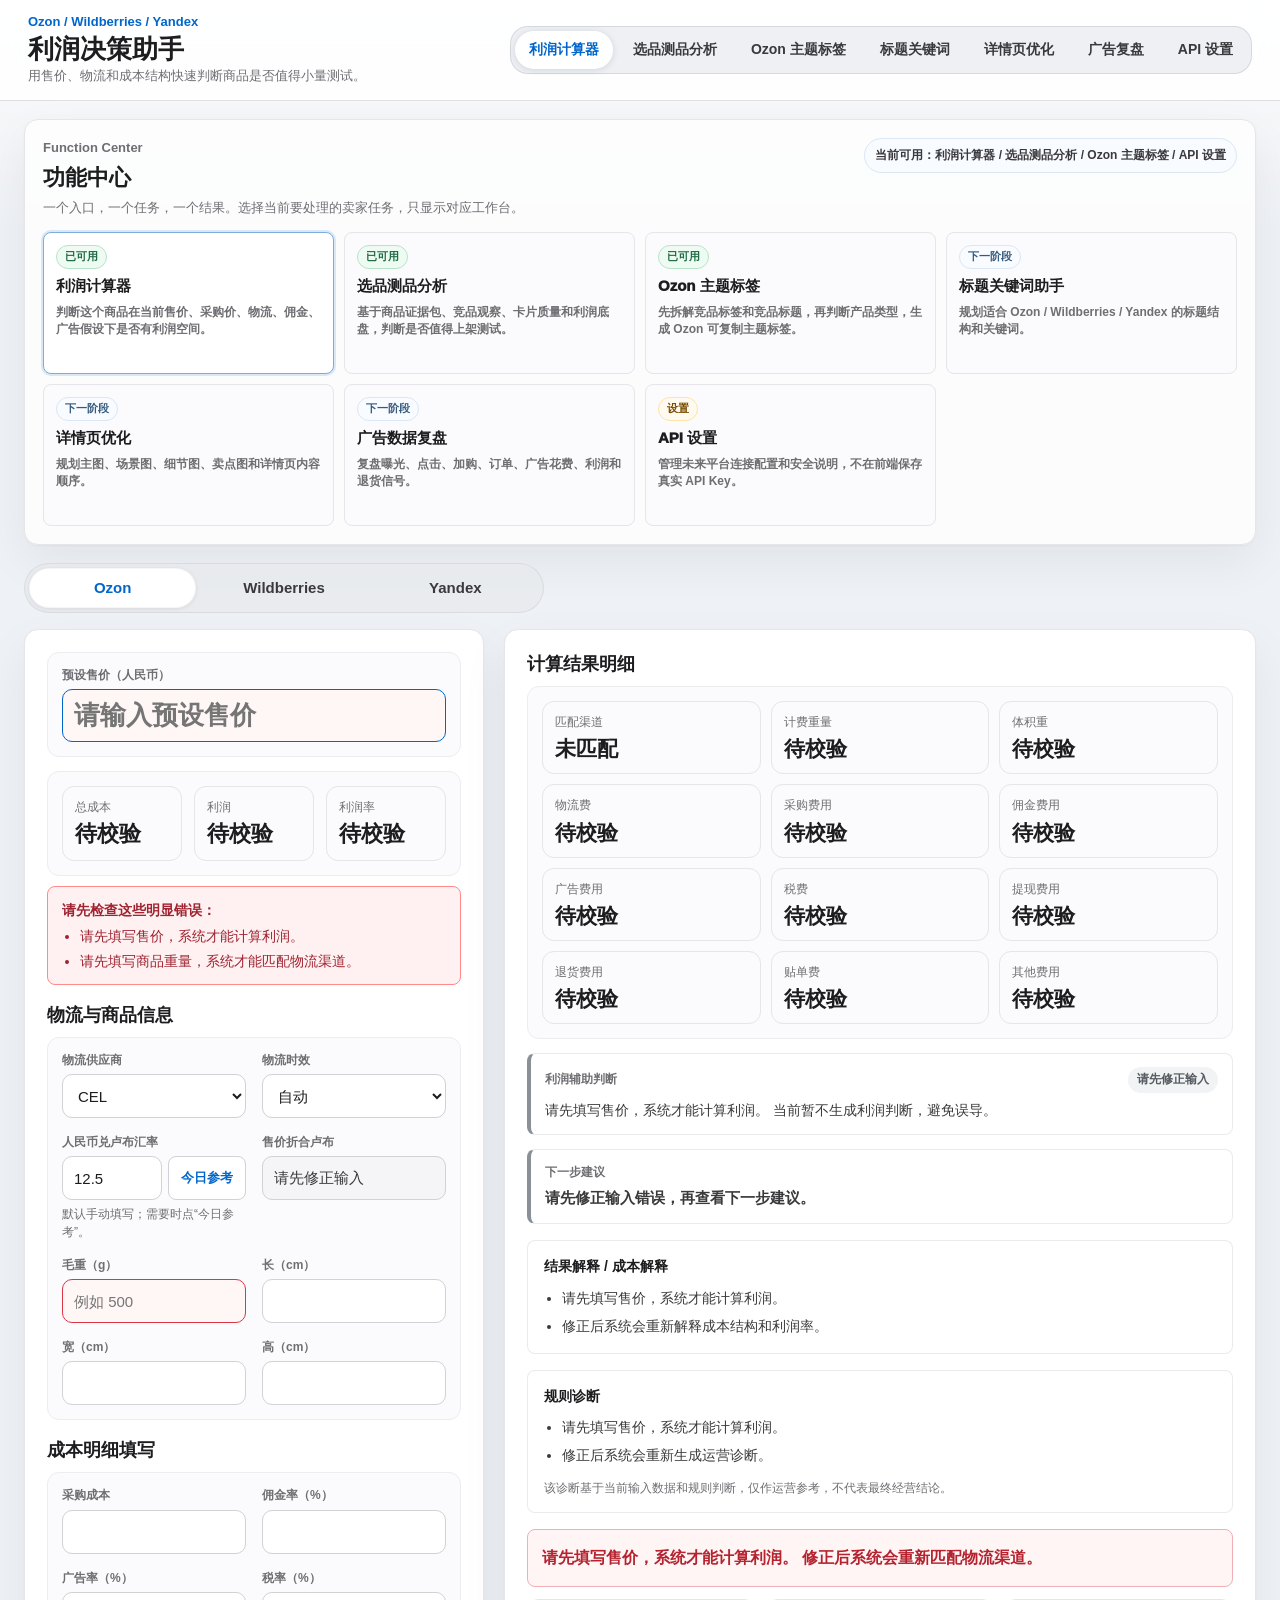
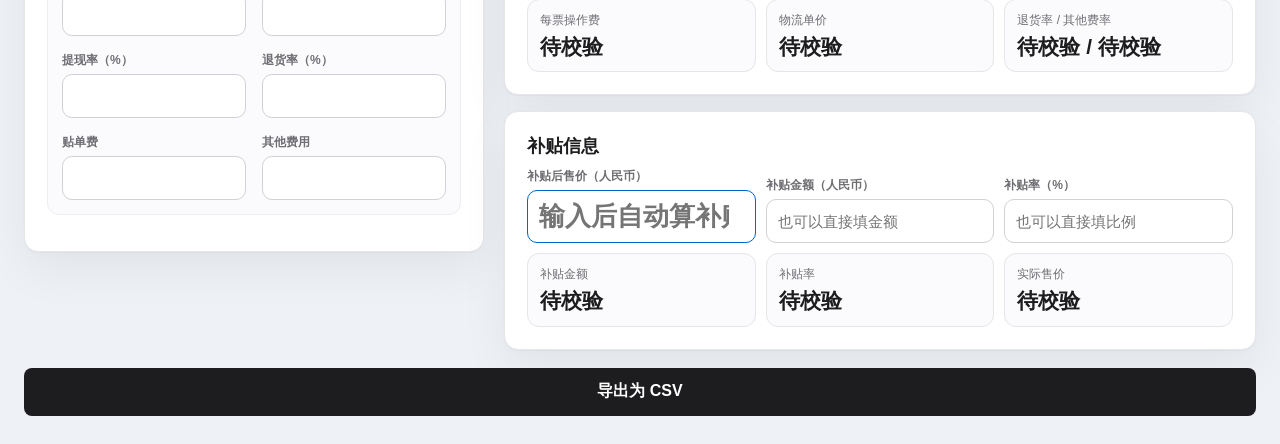
<file: index.html>
<!DOCTYPE html>
<html lang="zh-CN">
<head>
  <meta charset="UTF-8">
  <meta name="viewport" content="width=device-width, initial-scale=1.0">
  <title>多平台智能物流计算器</title>
  <link rel="stylesheet" href="css/style.css?v=20260527-ozon-temp-test">
</head>
<body class="theme-ozon">
  <div class="container app-shell">
    <header class="page-header app-topbar">
      <div class="brand-block">
        <p class="eyebrow">Ozon / Wildberries / Yandex</p>
        <h1>利润决策助手</h1>
        <p class="page-subtitle">用售价、物流和成本结构快速判断商品是否值得小量测试。</p>
      </div>
      <div class="topbar-actions">
        <div class="app-navigation" aria-label="主功能导航">
          <button class="app-nav-button is-active" type="button" data-view-target="profit">利润计算器</button>
          <button class="app-nav-button" type="button" data-view-target="ai">选品测品分析</button>
          <button class="app-nav-button" type="button" data-view-target="topic-tags">Ozon 主题标签</button>
          <button class="app-nav-button" type="button" data-view-target="title-keywords">标题关键词</button>
          <button class="app-nav-button" type="button" data-view-target="detail-page">详情页优化</button>
          <button class="app-nav-button" type="button" data-view-target="ad-review">广告复盘</button>
          <button class="app-nav-button" type="button" data-view-target="api">API 设置</button>
        </div>
      </div>
    </header>

    <main class="app-main">
    <section class="function-center" aria-label="功能中心">
      <div class="function-center-head">
        <div>
          <p class="eyebrow">Function Center</p>
          <h2>功能中心</h2>
          <p>一个入口，一个任务，一个结果。选择当前要处理的卖家任务，只显示对应工作台。</p>
        </div>
        <span class="function-center-note">当前可用：利润计算器 / 选品测品分析 / Ozon 主题标签 / API 设置</span>
      </div>
      <div class="module-grid">
        <button class="module-card is-active" type="button" data-view-target="profit">
          <span class="module-status status-ready">已可用</span>
          <strong>利润计算器</strong>
          <span>判断这个商品在当前售价、采购价、物流、佣金、广告假设下是否有利润空间。</span>
        </button>
        <button class="module-card" type="button" data-view-target="ai">
          <span class="module-status status-ready">已可用</span>
          <strong>选品测品分析</strong>
          <span>基于商品证据包、竞品观察、卡片质量和利润底盘，判断是否值得上架测试。</span>
        </button>
        <button class="module-card" type="button" data-view-target="topic-tags">
          <span class="module-status status-ready">已可用</span>
          <strong>Ozon 主题标签</strong>
          <span>先拆解竞品标签和竞品标题，再判断产品类型，生成 Ozon 可复制主题标签。</span>
        </button>
        <button class="module-card" type="button" data-view-target="title-keywords">
          <span class="module-status status-next">下一阶段</span>
          <strong>标题关键词助手</strong>
          <span>规划适合 Ozon / Wildberries / Yandex 的标题结构和关键词。</span>
        </button>
        <button class="module-card" type="button" data-view-target="detail-page">
          <span class="module-status status-next">下一阶段</span>
          <strong>详情页优化</strong>
          <span>规划主图、场景图、细节图、卖点图和详情页内容顺序。</span>
        </button>
        <button class="module-card" type="button" data-view-target="ad-review">
          <span class="module-status status-next">下一阶段</span>
          <strong>广告数据复盘</strong>
          <span>复盘曝光、点击、加购、订单、广告花费、利润和退货信号。</span>
        </button>
        <button class="module-card" type="button" data-view-target="api">
          <span class="module-status status-settings">设置</span>
          <strong>API 设置</strong>
          <span>管理未来平台连接配置和安全说明，不在前端保存真实 API Key。</span>
        </button>
      </div>
    </section>

    <section class="app-view is-active" id="profitCalculatorView" data-view="profit">
      <div class="tabs">
        <button class="tab active" data-platform="Ozon">Ozon</button>
        <button class="tab" data-platform="Wildberries">Wildberries</button>
        <button class="tab" data-platform="Yandex">Yandex</button>
      </div>

      <div class="top">
      <div class="summary">
        <div class="big">
          <label>预设售价（人民币）</label>
          <input id="salePrice" type="number" step="0.01" min="0.01" placeholder="请输入预设售价">
        </div>

        <div class="metrics">
          <div class="metric">
            <div class="name">总成本</div>
            <div class="num" id="totalCost">¥0.00</div>
          </div>
          <div class="metric">
            <div class="name">利润</div>
            <div class="num" id="profit">¥0.00</div>
          </div>
          <div class="metric">
            <div class="name">利润率</div>
            <div class="num" id="profitRate">0.00%</div>
          </div>
        </div>

        <div class="validation-notice is-ok" id="inputValidationNotice">输入检查通过，结果会随修改自动更新。</div>

        <div class="title">物流与商品信息</div>
        <div class="grid">
          <div>
            <label>物流供应商</label>
            <select id="supplier"></select>
          </div>
          <div>
            <label>物流时效</label>
            <select id="service"></select>
          </div>
          <div>
            <label>人民币兑卢布汇率</label>
            <div class="rate-helper-row">
              <input id="rubRate" type="number" value="12.5" step="0.01" min="0">
              <button class="rate-helper-button" id="fetchReferenceRateButton" type="button">今日参考</button>
            </div>
            <div class="rate-helper-status" id="referenceRateStatus">默认手动填写；需要时点“今日参考”。</div>
          </div>
          <div>
            <label>售价折合卢布</label>
            <input id="rubPrice" readonly>
          </div>
          <div>
            <label>毛重（g）</label>
            <input id="weight" type="number" step="1" min="1" placeholder="例如 500">
          </div>
          <div>
            <label>长（cm）</label>
            <input id="length" type="number" step="0.1" min="0">
          </div>
          <div>
            <label>宽（cm）</label>
            <input id="width" type="number" step="0.1" min="0">
          </div>
          <div>
            <label>高（cm）</label>
            <input id="height" type="number" step="0.1" min="0">
          </div>
        </div>

        <div class="title">成本明细填写</div>
        <div class="grid">
          <div>
            <label>采购成本</label>
            <input id="purchaseCost" type="number" step="0.01" min="0">
          </div>
          <div>
            <label>佣金率（%）</label>
            <input id="commissionRate" type="number" step="0.1" min="0">
          </div>
          <div>
            <label>广告率（%）</label>
            <input id="adRate" type="number" step="0.1" min="0">
          </div>
          <div>
            <label>税率（%）</label>
            <input id="taxRate" type="number" step="0.1" min="0">
          </div>
          <div>
            <label>提现率（%）</label>
            <input id="withdrawRate" type="number" step="0.1" min="0">
          </div>
          <div>
            <label>退货率（%）</label>
            <input id="returnRate" type="number" step="0.1" min="0">
          </div>
          <div>
            <label>贴单费</label>
            <input id="labelFee" type="number" step="0.01" min="0">
          </div>
          <div>
            <label>其他费用</label>
            <input id="otherCostInput" type="number" step="0.01" min="0">
          </div>
        </div>
      </div>

      <div>
        <div class="fee-panel">
          <div class="title">计算结果明细</div>
          <div class="fee-metrics">
            <div class="metric">
              <div class="name">匹配渠道</div>
              <div class="num" id="matchedChannel">未匹配</div>
            </div>
            <div class="metric">
              <div class="name">计费重量</div>
              <div class="num" id="chargeWeight">0g</div>
            </div>
            <div class="metric">
              <div class="name">体积重</div>
              <div class="num" id="volumeWeightDisplay">0.00kg</div>
            </div>
            <div class="metric">
              <div class="name">物流费</div>
              <div class="num" id="logisticsCost">¥0.00</div>
            </div>
            <div class="metric">
              <div class="name">采购费用</div>
              <div class="num" id="purchaseCostDisplay">¥0.00</div>
            </div>
            <div class="metric">
              <div class="name">佣金费用</div>
              <div class="num" id="commissionCost">¥0.00</div>
            </div>
            <div class="metric">
              <div class="name">广告费用</div>
              <div class="num" id="adCost">¥0.00</div>
            </div>
            <div class="metric">
              <div class="name">税费</div>
              <div class="num" id="taxCost">¥0.00</div>
            </div>
            <div class="metric">
              <div class="name">提现费用</div>
              <div class="num" id="withdrawCost">¥0.00</div>
            </div>
            <div class="metric">
              <div class="name">退货费用</div>
              <div class="num" id="returnCostDisplay">¥0.00</div>
            </div>
            <div class="metric">
              <div class="name">贴单费</div>
              <div class="num" id="labelFeeDisplay">¥0.00</div>
            </div>
            <div class="metric">
              <div class="name">其他费用</div>
              <div class="num" id="otherCostDisplay">¥0.00</div>
            </div>
          </div>

          <div class="decision-card decision-waiting" id="profitDecisionCard">
            <div class="decision-head">
              <span class="decision-label">利润辅助判断</span>
              <span class="decision-status" id="profitDecisionStatus">等待输入</span>
            </div>
            <div class="decision-text" id="profitDecisionText">填写售价和成本后，这里会根据利润和利润率给出参考提示。</div>
          </div>

          <div class="next-action-card next-action-waiting" id="nextActionCard">
            <div class="next-action-label">下一步建议</div>
            <div class="next-action-text" id="nextActionText">填写有效数据后，这里会提示优先检查或调整的方向。</div>
          </div>

          <div class="explanation-panel" id="resultExplanationPanel">
            <div class="explanation-title">结果解释 / 成本解释</div>
            <ul class="explanation-list" id="resultExplanationList">
              <li>填写有效售价、重量和成本后，这里会解释当前结果的主要原因。</li>
            </ul>
          </div>

          <div class="diagnosis-panel" id="businessDiagnosisPanel">
            <div class="diagnosis-title">规则诊断</div>
            <ul class="diagnosis-list" id="businessDiagnosisList">
              <li>填写售价、重量和成本后，这里会基于当前输入生成运营参考。</li>
            </ul>
            <div class="diagnosis-note">该诊断基于当前输入数据和规则判断，仅作运营参考，不代表最终经营结论。</div>
          </div>

          <div class="notice" id="matchNotice">等待输入商品信息后自动匹配渠道。</div>

          <div class="fee-metrics" style="margin-top:12px">
            <div class="metric">
              <div class="name">每票操作费</div>
              <div class="num" id="operationFeeDisplay">¥0.00/票</div>
            </div>
            <div class="metric">
              <div class="name">物流单价</div>
              <div class="num" id="unitRateDisplay">¥0.0000/g</div>
            </div>
            <div class="metric">
              <div class="name">退货率 / 其他费率</div>
              <div class="num">
                <span id="returnRateDisplay">0.00%</span> / <span id="otherRateDisplay">0.00%</span>
              </div>
            </div>
          </div>

          <div class="throw-tip" id="throwTip"></div>
        </div>

        <div class="subsidy-panel">
          <div class="title">补贴信息</div>
          <div class="subsidy-metrics">
            <div class="big">
              <label>补贴后售价（人民币）</label>
              <input id="subsidySalePrice" type="number" step="0.01" min="0" placeholder="输入后自动算补贴">
            </div>
            <div>
              <label>补贴金额（人民币）</label>
              <input id="subsidyAmountInput" type="number" step="0.01" min="0" placeholder="也可以直接填金额">
            </div>
            <div>
              <label>补贴率（%）</label>
              <input id="subsidyRateInput" type="number" step="0.01" min="0" placeholder="也可以直接填比例">
            </div>
            <div class="metric">
              <div class="name">补贴金额</div>
              <div class="num" id="subsidyAmountDisplay">¥0.00</div>
            </div>
            <div class="metric">
              <div class="name">补贴率</div>
              <div class="num" id="subsidyRateDisplay">0.00%</div>
            </div>
            <div class="metric">
              <div class="name">实际售价</div>
              <div class="num" id="actualSaleDisplay">¥0.00</div>
            </div>
          </div>
        </div>

        <div class="section future-panel">
          <div class="title">产品卡片测品决策工作台</div>
          <p class="panel-intro">面向 Ozon / Wildberries / Yandex 一件代发卖家：先整理商品基础、公开市场观察和产品卡片质量，再结合利润快照判断是否值得上架测试。</p>
          <div class="analysis-model-disclosure" id="analysisModelDisclosure">当前分析模型：本地规则分析模型 v0.1 + 当前利润计算快照。暂未接入大模型 API；不会自动同步真实平台曝光、点击、转化、广告、订单或财务数据。</div>

          <div class="analysis-connection-grid">
            <div>
              <span>Data source</span>
              <strong id="aiDataSourceStatus">Product card workspace</strong>
            </div>
            <div>
              <span>Product link</span>
              <strong id="aiProductLinkStatus">Empty</strong>
            </div>
            <div>
              <span>Store API</span>
              <strong id="aiStoreApiStatus">Not connected</strong>
            </div>
            <div>
              <span>Analysis mode</span>
              <strong id="aiAnalysisModeStatus">Local rules</strong>
            </div>
          </div>

          <div class="url-first-steps product-card-steps" aria-label="测品分析流程">
            <span>1. 商品基础信息</span>
            <span>2. 公开市场与竞品观察</span>
            <span>3. 产品卡片质量判断</span>
            <span>4. 利润与风险判断</span>
            <span>5. 测品决策报告</span>
          </div>

          <section class="decision-workspace-section evidence-pack-section">
            <div class="workspace-section-head">
              <div>
                <h3>商品证据包 / 竞品观察 / 我的疑问</h3>
                <p>可以粘贴商品标题、竞品价格、评论痛点、材质描述、使用场景、你的担心点。系统会先结构化这些证据，再生成测品判断。</p>
              </div>
              <span>主输入</span>
            </div>
            <textarea id="productEvidencePack" rows="7" placeholder="例如：商品标题、竞品价格区间、评论痛点、材质、使用场景、你担心的退货原因、价格或类目疑问。"></textarea>
            <p class="field-helper">本地规则只整理你提供的公开证据；缺失信息会标记为未提供，不会猜测隐藏平台数据。</p>
          </section>

          <section class="decision-workspace-section">
            <div class="workspace-section-head">
              <div>
                <h3>商品基础信息</h3>
                <p>链接只是辅助；即使提取失败，也可以用你看到的商品信息继续判断。</p>
              </div>
              <span>必填核心：标题 / 成本 / 售价 / 类目</span>
            </div>
            <div class="decision-input-grid">
              <div>
                <label>商品标题 / 产品名称</label>
                <input id="manualProductTitle" autocomplete="off" placeholder="例如 便携旅行收纳包 / 夏季速干短裤">
              </div>
              <div>
                <label>目标销售平台</label>
                <select id="productSelectionPlatform">
                  <option value="Ozon">Ozon</option>
                  <option value="Wildberries">Wildberries</option>
                  <option value="Yandex">Yandex</option>
                </select>
              </div>
              <div>
                <label>来源平台</label>
                <select id="sourcePlatformInput">
                  <option value="">未确认</option>
                  <option value="1688">1688</option>
                  <option value="Taobao">Taobao</option>
                  <option value="Tmall">Tmall</option>
                  <option value="Pinduoduo">Pinduoduo</option>
                  <option value="JD">JD</option>
                  <option value="AliExpress">AliExpress</option>
                  <option value="Amazon">Amazon</option>
                  <option value="Ozon">Ozon</option>
                  <option value="Wildberries">Wildberries</option>
                  <option value="Yandex Market">Yandex Market</option>
                  <option value="Other">其他</option>
                </select>
              </div>
              <div>
                <label>产品类目</label>
                <input id="manualProductCategory" autocomplete="off" placeholder="例如 家居收纳 / 服饰 / 车品">
              </div>
              <div>
                <label>来源成本（人民币）<span class="core-field-tag">核心字段</span></label>
                <input id="manualSourceCost" type="number" step="0.01" min="0" placeholder="真实拿货成本或候选成本">
                <p class="field-helper">来源成本和目标售价会直接影响是否值得上架测试。</p>
              </div>
              <div>
                <label>目标售价<span class="core-field-tag">核心字段</span></label>
                <input id="targetSellingPriceInput" type="number" step="0.01" min="0" placeholder="可留空，默认读取利润计算器售价">
                <p class="field-helper">来源成本和目标售价会直接影响是否值得上架测试。</p>
              </div>
              <div>
                <label>预计重量（g）</label>
                <input id="estimatedWeightInput" type="number" step="1" min="0" placeholder="可留空，默认读取利润计算器毛重">
              </div>
              <div>
                <label>材质</label>
                <input id="productMaterialInput" autocomplete="off" placeholder="例如 棉 / 涤纶 / 塑料 / 不确定">
              </div>
              <div>
                <label>使用场景</label>
                <input id="productUsageSceneInput" autocomplete="off" placeholder="例如 厨房 / 户外 / 夏季 / 办公">
              </div>
              <div class="decision-input-wide">
                <label>核心卖点 / 简短描述</label>
                <textarea id="productSellingPointInput" rows="3" placeholder="一句话说明这个产品为什么值得点击、购买或测试。"></textarea>
              </div>
            </div>
          </section>

          <details class="manual-fallback-panel link-helper-panel">
            <summary>可选：商品链接提取助手</summary>
            <p class="manual-assumption-copy">链接提取只用于辅助预填公开标题、图片、类目、可见价格或材质线索。提取失败不影响测品报告。</p>
            <div class="auto-selection-entry">
            <div>
              <label>来源商品链接（可选）</label>
              <input id="sourceProductUrl" type="url" placeholder="粘贴 1688、淘宝、Amazon、品牌站或其他任意商品链接">
            </div>
              <button class="auto-analysis-button secondary-analysis-button" id="autoAnalysisButton" type="button">尝试提取链接信息</button>
            </div>

            <div class="analysis-status" id="autoAnalysisStatus">链接提取未开始；不影响下方测品判断。</div>
            <div class="source-extraction-details" id="sourceExtractionDetails">可选链接提取结果会显示在这里。</div>
          </details>

          <div class="product-image-preview is-empty" id="productImagePreview">
            <img id="productImagePreviewImg" alt="商品图片预览">
          </div>

          <section class="decision-workspace-section">
            <div class="workspace-section-head">
              <div>
                <h3>公开市场与竞品观察</h3>
                <p>来自前台页面、截图文字或人工观察即可，不需要后台数据。</p>
              </div>
            </div>
            <div class="decision-input-grid">
              <div>
                <label>竞品最低价（卢布）</label>
                <input id="competitorMinPrice" type="number" step="0.01" min="0" placeholder="可选">
              </div>
              <div>
                <label>竞品最高价（卢布）</label>
                <input id="competitorMaxPrice" type="number" step="0.01" min="0" placeholder="可选">
              </div>
              <div>
                <label>竞品均价（卢布）</label>
                <input id="competitorAvgPrice" type="number" step="0.01" min="0" placeholder="例如 1300">
              </div>
              <div>
                <label>可见评论数</label>
                <input id="topCompetitorReviews" type="number" step="1" min="0" placeholder="例如 800">
              </div>
              <div>
                <label>竞品卡片水平</label>
                <select id="competitorCardQuality">
                  <option value="">未观察</option>
                  <option value="strong">头部竞品很专业</option>
                  <option value="average">整体一般</option>
                  <option value="weak">竞品卡片偏弱</option>
                </select>
              </div>
              <div>
                <label>市场拥挤度</label>
                <select id="marketCrowding">
                  <option value="">未判断</option>
                  <option value="crowded">相似款很多</option>
                  <option value="balanced">有竞争但可切入</option>
                  <option value="gap">有明显空档</option>
                </select>
              </div>
              <div class="decision-input-wide">
                <label>竞品链接 / 商品名 / 卡片观察</label>
                <textarea id="manualMarketObservationNotes" rows="3" placeholder="例如：头部竞品主图、标题、价格带、卖点、规格、差评痛点。"></textarea>
              </div>
              <div class="decision-input-wide">
                <label>可见好评信号</label>
                <textarea id="positiveReviewSignals" rows="2" placeholder="例如 买家认可材质、大小合适、安装简单、包装好。"></textarea>
              </div>
              <div class="decision-input-wide">
                <label>可见差评 / 退货痛点</label>
                <textarea id="negativeReviewSignals" rows="2" placeholder="例如 尺码不准、材质廉价、色差、易坏、气味、物流损坏。"></textarea>
              </div>
            </div>
          </section>

          <section class="decision-workspace-section">
            <div class="workspace-section-head">
              <div>
                <h3>产品卡片质量判断</h3>
                <p>先判断这个商品卡片是否有机会转化，再谈是否值得上架测试。</p>
              </div>
            </div>
            <div class="decision-input-grid">
              <div>
                <label>标题清晰度</label>
                <select id="titleClarity">
                  <option value="">未判断</option>
                  <option value="strong">清晰，关键词明确</option>
                  <option value="average">基本清楚</option>
                  <option value="weak">不清楚 / 难搜索</option>
                </select>
              </div>
              <div>
                <label>主图吸引力</label>
                <select id="mainImageQuality">
                  <option value="">未判断</option>
                  <option value="strong">主图强，有点击欲望</option>
                  <option value="average">一般，可优化</option>
                  <option value="weak">主图弱</option>
                </select>
              </div>
              <div>
                <label>卖点清晰度</label>
                <select id="sellingPointClarity">
                  <option value="">未判断</option>
                  <option value="strong">卖点明确</option>
                  <option value="average">有卖点但不突出</option>
                  <option value="weak">卖点不清晰</option>
                </select>
              </div>
              <div>
                <label>类目匹配</label>
                <select id="categoryFit">
                  <option value="">未判断</option>
                  <option value="strong">类目匹配</option>
                  <option value="average">大致匹配</option>
                  <option value="weak">类目可能不匹配</option>
                </select>
              </div>
              <div>
                <label>规格复杂度</label>
                <select id="specComplexity">
                  <option value="">未判断</option>
                  <option value="low">规格简单</option>
                  <option value="medium">规格中等</option>
                  <option value="high">规格复杂</option>
                </select>
              </div>
              <div>
                <label>视觉差异化</label>
                <select id="visualDifferentiation">
                  <option value="">未判断</option>
                  <option value="strong">明显不同</option>
                  <option value="average">略有差异</option>
                  <option value="weak">同质化明显</option>
                </select>
              </div>
              <div>
                <label>退货风险</label>
                <select id="returnRiskLevel">
                  <option value="">未判断</option>
                  <option value="low">低</option>
                  <option value="medium">中</option>
                  <option value="high">高</option>
                </select>
              </div>
              <div>
                <label>评价信任风险</label>
                <select id="reviewTrustLevel">
                  <option value="">未判断</option>
                  <option value="low">低</option>
                  <option value="medium">中</option>
                  <option value="high">高</option>
                </select>
              </div>
              <div class="decision-input-wide">
                <label>粘贴商品标题 / 详情 / 评价痛点（可选）</label>
                <textarea id="manualProductTextHelper" rows="4" placeholder="可粘贴公开标题、详情页可见文案、截图转写或评价痛点。系统只做规则辅助，不读取或猜测隐藏数据。"></textarea>
                <p id="manualProductTextHelperStatus">可用公开文本辅助建议标题和类目；采购成本、竞品价格和评价信号仍需你确认。</p>
              </div>
            </div>
          </section>

          <section class="decision-workspace-section">
            <div class="workspace-section-head">
              <div>
                <h3>利润与风险判断</h3>
                <p>利润、物流和售价默认读取上方利润计算器快照；这里不修改任何公式。</p>
              </div>
            </div>
            <div class="profit-snapshot-note">后台数据未提供，本次只基于公开市场观察、商品卡片信息和利润测算进行上架前判断。请在利润计算器中填好售价、重量、成本、物流和费率。</div>
            <div class="analysis-store-row">
            <div>
              <label>可选：选择用于分析的店铺</label>
              <select id="analysisStoreProfile">
                <option value="">默认 Ozon 凭证 / 未选择店铺</option>
              </select>
            </div>
            </div>
            <div class="auto-selection-note">店铺后台、广告、订单、点击、转化和 API 数据都是未来可选输入；当前报告不依赖这些数据。</div>
          </section>

          <div class="analysis-progress" id="autoAnalysisProgress">
            <span data-step="link">接收链接</span>
            <span data-step="identify">自动识别</span>
            <span data-step="ozon">后端授权</span>
            <span data-step="report">生成报告</span>
          </div>

          <div class="analysis-insight-grid">
            <div>
              <span>商品识别</span>
              <p id="sourceProductInsight">等待分析来源链接。</p>
            </div>
            <div>
              <span>关键词 / 标签</span>
              <p id="sourceKeywordInsight">等待提取关键词和主题标签。</p>
            </div>
            <div>
              <span>API 状态</span>
              <p id="ozonApiInsight">Phase 2 占位：未连接真实 API。</p>
            </div>
            <div>
              <span>数据限制</span>
              <p id="analysisLimitInsight">未开始分析。</p>
            </div>
          </div>

          <div class="decision-validation-warning" id="decisionValidationWarning" hidden></div>
          <button class="auto-analysis-button decision-report-button" id="generateDecisionReportButton" type="button">生成测品决策报告</button>
          <button class="demo-analysis-button" id="loadDemoAnalysisButton" type="button">查看示例报告</button>

          <details class="manual-fallback-panel manual-assumption-panel">
            <summary>可选：后台 / 广告模拟参数（非必填）</summary>
            <p class="manual-assumption-copy">当前不会自动读取店铺曝光、点击、转化、广告或订单数据。以下参数仅用于人工模拟测品结果，不代表平台 API 自动同步数据。</p>
            <div class="grid product-selection-grid">
              <div>
                <label>目标平台相似商品链接</label>
                <input id="productUrl" type="url" placeholder="未来自动匹配 Ozon / WB / Yandex 相似商品">
              </div>
              <div>
                <label>图片地址</label>
                <input id="imageUrl" type="url" placeholder="可手动粘贴商品图片 URL">
              </div>
              <div>
                <label>目标类目</label>
                <input id="targetCategory" placeholder="例如 家居 / 服饰 / 车品">
              </div>
              <div>
                <label>预计曝光量（手动预估）</label>
                <input id="estimatedExposure" type="number" step="1" min="0" placeholder="例如 1000">
              </div>
              <div>
                <label>预计点击率（手动预估）</label>
                <input id="estimatedClickRate" type="number" step="0.01" min="0" placeholder="例如 2.5">
              </div>
              <div>
                <label>预计转化率（手动预估）</label>
                <input id="estimatedConversionRate" type="number" step="0.01" min="0" placeholder="例如 1.2">
              </div>
              <div>
                <label>竞品数量（手动观察）</label>
                <input id="competitorCount" type="number" step="1" min="0" placeholder="例如 35">
              </div>
              <div>
                <label>Top 竞品评分</label>
                <input id="topCompetitorRating" type="number" step="0.1" min="0" max="5" placeholder="例如 4.7">
              </div>
              <div>
                <label>Top 竞品评论数</label>
                <input id="topCompetitorReviews" type="number" step="1" min="0" placeholder="例如 800">
              </div>
              <div>
                <label>预估广告占比（手动预估，%）</label>
                <input id="selectionAdShare" type="number" step="0.1" min="0" placeholder="例如 20">
              </div>
              <div>
                <label>广告类型</label>
                <select id="selectionAdType">
                  <option value="Ozon 搜索与推荐">Ozon 搜索与推荐</option>
                  <option value="Wildberries 搜索广告">Wildberries 搜索广告</option>
                  <option value="Yandex Sales Boost">Yandex Sales Boost</option>
                  <option value="手动填写广告假设">手动填写广告假设</option>
                </select>
              </div>
              <div>
                <label>店铺类型</label>
                <select id="storeType">
                  <option value="vertical">垂直店</option>
                  <option value="mixed">杂货店</option>
                  <option value="new">新店</option>
                  <option value="mature">成熟店</option>
                </select>
              </div>
              <div>
                <label>近 30 天订单区间</label>
                <select id="storeOrderRange">
                  <option value="">未填写</option>
                  <option value="0-30">0-30 单</option>
                  <option value="31-100">31-100 单</option>
                  <option value="101-300">101-300 单</option>
                  <option value="300+">300 单以上</option>
                </select>
              </div>
              <div>
                <label>API 状态</label>
                <input id="apiStatus" readonly value="自动采集未接入，当前为静态预留">
              </div>
              <div>
                <label>本地备注 / 偏好</label>
                <input id="localPreference" placeholder="例如 一件代发 / 只小预算测试">
              </div>
              <div>
                <label>预计曝光量备注（手动预估）</label>
                <textarea id="estimatedExposureNotes" placeholder="例如：估计上架初期曝光范围、自然曝光或广告曝光假设。"></textarea>
              </div>
              <div>
                <label>预计点击率备注（手动预估）</label>
                <textarea id="estimatedClickRateNotes" placeholder="例如：主图可能影响点击，预计点击率偏保守。"></textarea>
              </div>
              <div>
                <label>预计转化率备注（手动预估）</label>
                <textarea id="estimatedConversionRateNotes" placeholder="例如：评价少、价格敏感或规格复杂时，转化率需要保守估计。"></textarea>
              </div>
            </div>
          </details>
          <div class="user-product-context-panel">
            <label>卖家补充判断 / 疑问 / 运营观察</label>
            <textarea id="manualProductNotes" rows="4" placeholder="例如：担心材质、尺码、退货、季节性、俄罗斯市场适配、同质化或想测试的卖点。"></textarea>
          </div>
          <div class="notice" id="aiResultBox">填写商品基础、公开市场观察和产品卡片质量后，可直接生成测品决策报告；链接提取只是可选辅助。</div>
          <div class="selection-report selection-waiting" id="productSelectionReport">
            <div class="decision-head">
              <span class="decision-label">测品结论</span>
              <span class="decision-status" id="productSelectionStatus">等待输入</span>
            </div>
            <div class="selection-summary" id="productSelectionSummary">请先填写商品基础信息、公开竞品观察和利润快照。链接提取失败不会阻止报告。</div>
            <div class="score-overview" id="testingScoreOverview" hidden></div>
            <div class="evidence-diagnosis" id="evidenceDiagnosisSummary" hidden></div>
            <div class="selection-report-grid">
              <div>
                <span>商品定位</span>
                <p id="selectionPriceText">等待利润快照。</p>
              </div>
              <div>
                <span>核心卖点</span>
                <p id="selectionProfitText">等待利润测算。</p>
              </div>
              <div>
                <span>产品卡片问题</span>
                <p id="selectionCardProblemsText">等待商品卡片质量判断。</p>
              </div>
              <div>
                <span>价格竞争判断</span>
                <p id="selectionCompetitionText">等待当前成本快照。</p>
              </div>
              <div>
                <span>评价与信任风险</span>
                <p id="selectionReviewRiskText">等待评价观察。</p>
              </div>
              <div>
                <span>利润安全边际</span>
                <p id="selectionAdText">等待商品信息和利润测算。</p>
              </div>
              <div>
                <span>物流与退货风险</span>
                <p id="selectionLogisticsReturnText">等待重量、材质和退货风险判断。</p>
              </div>
              <div>
                <span>数据边界</span>
                <p id="selectionStoreText">等待来源链接和可选上下文状态。</p>
              </div>
            </div>
            <div class="selection-actions-title">上架前优化建议 / 上架后观察指标 / 继续-优化-暂停条件</div>
            <ul class="selection-actions" id="selectionNextActions">
              <li>先补齐商品基础信息和利润测算，再判断是否值得上架测试。</li>
            </ul>
          </div>
        </div>
      </div>
    </div>

      <button class="export" onclick="exportToCSV()">导出为 CSV</button>
    </section>

    <section class="app-view" id="aiAnalysisView" data-view="ai">
      <div class="section workspace-card">
        <div class="view-title-row">
          <div>
            <div class="title">选品测品分析</div>
            <p class="panel-intro">基于商品证据包、竞品观察、卡片质量和利润底盘，判断一个商品是否值得上架测试。当前不会自动读取 Ozon 曝光、点击、转化、广告、订单或财务数据。</p>
          </div>
        </div>

        <div class="ai-summary-grid" id="aiCompactSummary">
          <div>
            <span>平台</span>
            <strong id="aiSummaryPlatform">Ozon</strong>
          </div>
          <div>
            <span>售价</span>
            <strong id="aiSummarySale">等待输入</strong>
          </div>
          <div>
            <span>总成本</span>
            <strong id="aiSummaryTotalCost">等待输入</strong>
          </div>
          <div>
            <span>利润</span>
            <strong id="aiSummaryProfit">等待输入</strong>
          </div>
          <div>
            <span>利润率</span>
            <strong id="aiSummaryProfitRate">等待输入</strong>
          </div>
          <div>
            <span>当前判断</span>
            <strong id="aiSummaryDecision">等待输入</strong>
          </div>
        </div>

      </div>

      <div id="aiAnalysisMount"></div>
    </section>

    <section class="app-view topic-tag-module-view" id="topicTagAssistantView" data-view="topic-tags">
      <div class="section topic-tag-panel">
        <div class="module-placeholder-head">
          <div>
            <p class="eyebrow">Ozon Topic Tag Strategy + Candidate Verification Assistant v1.2</p>
            <div class="title">Ozon 主题标签</div>
            <p class="panel-intro">当前模块仅针对 Ozon 主题标签：先分析竞品标签 / 竞品标题，再判断产品类型，生成候选标签，并给出 Ozon 搜索验证路径。</p>
          </div>
          <span class="module-status status-ready">已可用</span>
        </div>

        <section class="topic-tag-input-section">
          <div class="workspace-section-head">
            <div>
              <h3>商品基础</h3>
              <p>先给出产品类型、场景和卖点，系统会按标签角色拆解，不做关键词堆砌。</p>
            </div>
          </div>
          <div class="decision-input-grid">
            <div>
              <label>商品标题 / 产品名称</label>
              <input id="topicProductTitle" autocomplete="off" placeholder="例如 野餐保温包 35L 大容量">
            </div>
            <div>
              <label>目标平台</label>
              <input id="topicTargetPlatform" value="Ozon" readonly>
            </div>
            <div>
              <label>产品类目</label>
              <input id="topicProductCategory" autocomplete="off" placeholder="例如 户外 / 野餐 / 保温包">
            </div>
            <div>
              <label>材质</label>
              <input id="topicMaterial" autocomplete="off" placeholder="例如 牛津布 / 铝膜内胆 / 涤纶">
            </div>
            <div>
              <label>规格 / 型号 / 尺寸</label>
              <input id="topicSpecification" autocomplete="off" placeholder="例如 35L / 适配型号 / 尺寸规格">
            </div>
            <div>
              <label>使用场景</label>
              <input id="topicUsageScene" autocomplete="off" placeholder="例如 野餐、露营、海边、车载旅行">
            </div>
            <div>
              <label>目标人群 / 用途（可选）</label>
              <input id="topicTargetUser" autocomplete="off" placeholder="例如 家庭户外 / 学生午餐 / 办公便当">
            </div>
            <div class="decision-input-wide">
              <label>核心卖点</label>
              <textarea id="topicSellingPoints" rows="3" placeholder="例如 35L大容量，保温保冷，多层口袋，可手提，适合家庭户外。"></textarea>
            </div>
          </div>
        </section>

        <section class="topic-tag-input-section">
          <div class="workspace-section-head">
            <div>
              <h3>竞品标签样本</h3>
              <p>优先粘贴 Ozon 竞品标题、搜索词、商品证据包和竞品主题标签。竞品主题标签会作为最强证据处理。</p>
            </div>
          </div>
          <textarea id="topicEvidencePack" rows="7" placeholder="例如：竞品标题包含 термосумка, сумка холодильник, пикник, кемпинг, пляж。担心标签太泛导致流量不精准。"></textarea>
          <div class="topic-two-column-inputs">
            <div>
              <label>Competitor topic tags / competitor keywords</label>
              <p class="field-helper">从 Ozon 竞品卡片或后台看到的主题标签粘贴到这里。相似商品正在使用的标签是本模块的优先信号。</p>
              <textarea id="topicCompetitorTags" rows="3" placeholder="例如 термосумка, сумка холодильник, пикник, кемпинг, сумка"></textarea>
            </div>
            <div>
              <label>My candidate tags / backend search terms</label>
              <p class="field-helper">粘贴你自己想到的标签。系统会和竞品证据对照，区分可先用、需搜索验证和不建议使用。</p>
              <textarea id="topicCandidateTags" rows="3" placeholder="例如 термосумка для пикника, сумка холодильник 35л"></textarea>
            </div>
          </div>
          <button class="auto-analysis-button decision-report-button topic-generate-button" id="generateTopicTagsButton" type="button">生成候选标签与验证清单</button>
        </section>

        <div class="topic-tag-boundary">当前模块仅针对 Ozon 主题标签。Wildberries 和 Yandex 更适合单独做关键词助手，不在本模块生成。</div>

        <section class="topic-tag-report selection-report selection-waiting" id="topicTagReport">
          <div class="decision-head">
            <span class="decision-label">标签策略结论</span>
            <span class="decision-status" id="topicTagStatus">等待输入</span>
          </div>
          <div class="selection-summary" id="topicTagSummary">填写商品标题、类目、规格、场景、竞品标签和候选标签后，生成 Ozon 可复制标签清单。</div>

          <div class="topic-strategy-grid topic-primary-grid" aria-label="Ozon 标签策略摘要">
            <div>
              <span>Product type judgment</span>
              <p id="topicProductTypeInsight">等待生成。</p>
            </div>
          </div>

          <div class="topic-copy-panel">
            <div class="topic-copy-head">
              <div>
                <span>Final copy-ready tags</span>
                <strong id="topicFinalTagCount">高置信候选标签：0 / 30</strong>
              </div>
              <p>这里只放高置信候选标签，不混入需验证标签；每行一个，便于复制。</p>
            </div>
            <div class="topic-copy-grid topic-copy-single">
              <div>
                <span>一行一个，直接复制</span>
                <pre id="topicFinalTagBlock">等待生成。</pre>
                <p class="topic-final-note" id="topicFinalTagNote">等待生成。</p>
              </div>
            </div>
          </div>

          <div class="topic-count-grid" aria-label="候选标签数量">
            <div>
              <span>Requires Ozon search verification</span>
              <strong id="topicVerificationCount">0</strong>
            </div>
            <div>
              <span>Rejected tags</span>
              <strong id="topicRejectedCount">0</strong>
            </div>
          </div>

          <div class="topic-candidate-panel">
            <div class="topic-table-title">
              <span>Recommended tag table</span>
              <p>高置信标签可先复制；需验证标签必须先按清单在 Ozon 搜索结果中确认。</p>
            </div>
            <div class="topic-table-wrap">
              <table class="topic-tag-table topic-recommendation-table">
                <thead>
                  <tr>
                    <th>候选标签</th>
                    <th>分组</th>
                    <th>来源</th>
                    <th>类型</th>
                    <th>验证动作</th>
                  </tr>
                </thead>
                <tbody id="topicRecommendedTagTableBody">
                  <tr><td colspan="5">等待生成。</td></tr>
                </tbody>
              </table>
            </div>
          </div>

          <div class="topic-candidate-panel">
            <div class="topic-table-title">
              <span>Competitor tag breakdown</span>
              <p>每个竞品标签一行；中文含义只作为理解辅助，不作为可复制标签。</p>
            </div>
            <div class="topic-table-wrap">
              <table class="topic-tag-table topic-competitor-table">
                <thead>
                  <tr>
                    <th>Tag</th>
                    <th>Chinese meaning</th>
                    <th>Type</th>
                    <th>Source</th>
                    <th>Status</th>
                    <th>Action</th>
                  </tr>
                </thead>
                <tbody id="topicCompetitorBreakdownTableBody">
                  <tr><td colspan="6">等待生成。</td></tr>
                </tbody>
              </table>
            </div>
          </div>

          <div class="topic-candidate-panel">
            <span>My candidate tags check</span>
            <p id="topicSellerTerms">等待生成。</p>
          </div>

          <div class="topic-verification-panel">
            <span>Ozon search verification checklist</span>
            <ul class="selection-actions" id="topicVerificationChecklist">
              <li>等待生成。</li>
            </ul>
          </div>

          <div class="topic-rejected-summary">
            <span>Rejected tags and reasons</span>
            <p id="topicRejectedTags">等待生成。</p>
          </div>

          <div class="topic-score-grid" id="topicTagScores" hidden></div>
          <div class="selection-actions-title">数据边界 / 人工确认</div>
          <ul class="selection-actions" id="topicTagWarnings">
            <li>当前主题标签建议基于你提供的商品信息、竞品文本和本地规则生成，不代表平台真实搜索量或官方标签库。</li>
          </ul>

          <details class="topic-detail-section">
            <summary>查看标签明细表</summary>
            <div class="topic-table-wrap">
              <table class="topic-tag-table">
                <thead>
                  <tr>
                    <th>标签</th>
                    <th>类型</th>
                    <th>来源</th>
                    <th>字符数</th>
                    <th>状态</th>
                    <th>理由</th>
                  </tr>
                </thead>
                <tbody id="topicTagDetailTableBody">
                  <tr><td colspan="6">等待生成。</td></tr>
                </tbody>
              </table>
            </div>
          </details>

          <details class="topic-compact-details">
            <summary>查看标签分组和组合方案</summary>
            <div class="topic-tag-output-grid">
            <div>
              <span>核心标签</span>
              <p id="topicCoreTags">等待生成。</p>
            </div>
            <div>
              <span>场景标签</span>
              <p id="topicSceneTags">等待生成。</p>
            </div>
            <div>
              <span>属性标签</span>
              <p id="topicAttributeTags">等待生成。</p>
            </div>
            <div>
              <span>人群 / 用途标签</span>
              <p id="topicAudienceTags">等待生成。</p>
            </div>
            <div>
              <span>长尾标签</span>
              <p id="topicLongTailTags">等待生成。</p>
            </div>
            <div>
              <span>不建议使用的泛标签</span>
              <p id="topicAvoidTags">等待生成。</p>
            </div>
            </div>
            <div class="topic-combination-grid">
            <div>
              <span>保守精准组合</span>
              <p id="topicPrecisionGroup">等待生成。</p>
            </div>
            <div>
              <span>流量扩展组合</span>
              <p id="topicExpansionGroup">等待生成。</p>
            </div>
            <div>
              <span>转化意图组合</span>
              <p id="topicConversionGroup">等待生成。</p>
            </div>
            </div>
          </details>
        </section>

        <details class="manual-fallback-panel topic-tag-reference">
          <summary>本模块 v0.3 如何工作</summary>
          <div class="placeholder-detail-grid">
          <div>
            <span>标签角色</span>
            <p>核心标签描述产品类型；场景标签描述使用环境；属性标签描述材质、容量、尺寸、功能；长尾标签组合产品 + 场景 + 属性。</p>
          </div>
          <div>
            <span>规则来源</span>
            <p>只使用你填写的文本和本地保守映射，不读取平台搜索量、不调用翻译 API、不抓取竞品数据。</p>
          </div>
          <div>
            <span>人工确认</span>
            <p>俄语词和长尾词必须结合目标平台搜索结果再次确认，避免错配流量和低质量点击。</p>
          </div>
        </div>
        </details>
      </div>
    </section>

    <section class="app-view placeholder-module-view" id="titleKeywordAssistantView" data-view="title-keywords">
      <div class="section module-placeholder-panel">
        <div class="module-placeholder-head">
          <div>
            <p class="eyebrow">Next Module</p>
            <div class="title">标题关键词助手</div>
            <p class="panel-intro">帮助卖家生成适合 Ozon / Wildberries / Yandex 的商品标题和关键词结构。</p>
          </div>
          <span class="module-status status-next">下一阶段</span>
        </div>
        <div class="placeholder-detail-grid">
          <div>
            <span>未来输入</span>
            <p>商品标题、类目、卖点、材质、使用场景、目标平台和竞品关键词。</p>
          </div>
          <div>
            <span>未来输出</span>
            <p>下一阶段开发：生成标题结构、俄语标题建议、核心关键词和长尾搜索词。</p>
          </div>
          <div>
            <span>当前状态</span>
            <p>下一阶段保留入口；本次不实现标题或关键词生成逻辑。</p>
          </div>
        </div>
      </div>
    </section>

    <section class="app-view placeholder-module-view" id="detailPageAssistantView" data-view="detail-page">
      <div class="section module-placeholder-panel">
        <div class="module-placeholder-head">
          <div>
            <p class="eyebrow">Next Module</p>
            <div class="title">详情页 / 商品卡片优化</div>
            <p class="panel-intro">帮助卖家规划主图、场景图、细节图、卖点图和详情页内容顺序。</p>
          </div>
          <span class="module-status status-next">下一阶段</span>
        </div>
        <div class="placeholder-detail-grid">
          <div>
            <span>未来输入</span>
            <p>商品证据包、卖点、材质、规格、使用场景、差评痛点和竞品卡片观察。</p>
          </div>
          <div>
            <span>未来输出</span>
            <p>下一阶段开发：生成主图方向、场景图方向、细节图展示点、详情页卖点顺序和差评预防说明。</p>
          </div>
          <div>
            <span>当前状态</span>
            <p>下一阶段保留入口；本次不实现详情页生成或图片方案引擎。</p>
          </div>
        </div>
      </div>
    </section>

    <section class="app-view placeholder-module-view" id="adReviewAssistantView" data-view="ad-review">
      <div class="section module-placeholder-panel">
        <div class="module-placeholder-head">
          <div>
            <p class="eyebrow">Next Module</p>
            <div class="title">广告数据复盘</div>
            <p class="panel-intro">根据曝光、点击、加购、订单、广告花费和利润结果，判断问题出在流量、点击、转化、利润还是退货。</p>
          </div>
          <span class="module-status status-next">下一阶段</span>
        </div>
        <div class="placeholder-detail-grid">
          <div>
            <span>未来输入</span>
            <p>曝光、点击、加购、订单、广告花费、利润率、退货和差评信号。</p>
          </div>
          <div>
            <span>未来输出</span>
            <p>下一阶段开发：分析曝光、点击、加购、订单、广告花费、利润和退货信号，判断继续、优化或暂停。</p>
          </div>
          <div>
            <span>当前状态</span>
            <p>下一阶段保留入口；本次不实现广告数据分析逻辑。</p>
          </div>
        </div>
      </div>
    </section>

    <section class="app-view" id="apiConnectionView" data-view="api">
      <div class="section settings-card integration-center">
        <div class="integration-hero">
          <div>
            <p class="eyebrow">平台 API</p>
            <div class="title">店铺接入中心</div>
            <p class="panel-intro">通过 Cloudflare Worker 安全连接平台数据。</p>
          </div>
          <div class="connection-pill" id="backendConnectionBadge">后端未配置</div>
        </div>

        <div class="settings-dashboard integration-layout">
          <section class="integration-card backend-connection-card">
            <div class="integration-card-head">
              <div>
                <div class="settings-subtitle">后端连接</div>
                <p>这是你的安全后端代理。卖家 API Key 不会从浏览器直接发送到 Ozon。</p>
              </div>
              <span class="status-badge status-neutral">Cloudflare Worker</span>
            </div>
            <div class="backend-endpoint-row">
              <div>
                <label>Cloudflare Worker 地址</label>
                <input id="backendWorkerUrl" type="url" placeholder="https://ozon-ai-profit-assistant.xxx.workers.dev">
                <div class="field-helper">这是后端代理地址，不是 Ozon API Key。</div>
              </div>
              <div class="backend-action-stack">
                <button class="store-api-save-button" id="saveBackendWorkerUrlButton" type="button">保存地址</button>
                <button class="store-api-test-button" id="testBackendHealthButton" type="button">测试后端</button>
              </div>
            </div>
            <input id="ozonWorkerUrl" type="hidden" autocomplete="off">
            <div class="store-api-status" id="backendHealthStatus">后端未配置。请先填写 Worker 地址，再测试后端状态。</div>
          </section>

          <section class="marketplace-section">
            <div class="integration-section-head">
              <div>
                <div class="settings-subtitle">平台接入</div>
                <p>当前阶段按平台逐步接入。Ozon 是唯一开放测试的连接流程。</p>
              </div>
              <div class="store-platform-summary" id="storePlatformSummary">
                <span>Ozon 0</span>
                <span>Wildberries 0</span>
                <span>Yandex 0</span>
              </div>
            </div>

            <div class="marketplace-card-row">
              <article class="marketplace-card is-active-marketplace">
                <div class="marketplace-card-top">
                  <div class="marketplace-logo-badge">OZ</div>
                  <span class="status-badge status-active" id="ozonConnectionPill">未连接</span>
                </div>
                <h3>Ozon</h3>
                <p>已开放通过 Cloudflare Worker 的临时凭证测试流程。</p>
                <button class="store-api-test-button marketplace-action" id="focusOzonPanelButton" type="button">打开设置</button>
              </article>

              <article class="marketplace-card">
                <div class="marketplace-card-top">
                  <div class="marketplace-logo-badge marketplace-wb">WB</div>
                  <span class="status-badge status-muted">即将支持</span>
                </div>
                <h3>Wildberries</h3>
                <p>当前只预留店铺档案结构，暂不开放真实 Token 测试。</p>
                <button class="store-api-test-button marketplace-action" type="button" disabled>即将支持</button>
              </article>

              <article class="marketplace-card">
                <div class="marketplace-card-top">
                  <div class="marketplace-logo-badge marketplace-ya">YA</div>
                  <span class="status-badge status-muted">即将支持</span>
                </div>
                <h3>Yandex</h3>
                <p>未来接入 Yandex Market API 时，凭证也必须保存在后端。</p>
                <button class="store-api-test-button marketplace-action" type="button" disabled>即将支持</button>
              </article>
            </div>
          </section>

          <section class="integration-card ozon-connection-panel" id="ozonDetailsPanel">
            <div class="integration-card-head">
              <div>
                <div class="settings-subtitle">Ozon 连接流程</div>
                <p>分为四步：后端代理、本地档案、临时凭证测试、连接结果。</p>
              </div>
              <span class="status-badge status-active">可测试</span>
            </div>

            <div class="integration-steps">
              <div class="integration-step">
                <div class="step-marker">1</div>
                <div>
                  <h3>后端代理</h3>
                  <p>先确认上方 Worker 地址已保存且后端可响应，再进行临时凭证测试。</p>
                  <div class="step-summary" id="backendProxyStepStatus">等待填写 Worker 地址。</div>
                </div>
              </div>

              <div class="integration-step">
                <div class="step-marker">2</div>
                <div>
                  <h3>店铺连接档案</h3>
                  <div class="store-plan-row compact-plan-row">
                    <div>
                      <label>档案容量</label>
                      <select id="storeApiPlan">
                        <option value="free">未开通会员：最多 1 个店铺</option>
                        <option value="monthly">月卡：最多 5 个店铺</option>
                        <option value="yearly">年卡：最多 10 个店铺</option>
                      </select>
                    </div>
                    <div class="store-capacity" id="storeApiCapacity">已添加 0 / 1 个店铺</div>
                  </div>
                  <div class="store-api-form integration-profile-form">
                    <div>
                      <label>平台</label>
                      <select id="storeApiPlatform">
                        <option value="Ozon">Ozon</option>
                        <option value="Wildberries">Wildberries</option>
                        <option value="Yandex">Yandex</option>
                      </select>
                    </div>
                    <div>
                      <label>店铺名称</label>
                      <input id="storeApiName" placeholder="例如 Ozon 主店 / WB 服饰店">
                    </div>
                    <div>
                      <label>后端连接档案 ID</label>
                      <input id="storeApiCredentialRef" placeholder="例如 OZON_MAIN，不要填写真实 API Key">
                      <div class="field-helper">这不是 Ozon API Key。真实 API Key 只在测试连接时临时输入，不会保存在浏览器。</div>
                    </div>
                    <button class="store-api-add-button" id="addStoreApiButton" type="button">添加档案</button>
                  </div>
                  <div class="store-profile-toolbar">
                    <button class="store-api-sync-button" id="syncBackendStoresButton" type="button">同步后端档案</button>
                    <div class="store-api-status" id="storeApiStatus">未添加店铺。真实 API Key 只允许在临时测试时输入，或后续由后端安全配置。</div>
                  </div>
                  <div class="store-api-list" id="storeApiList"></div>
                </div>
              </div>

              <div class="integration-step temporary-credential-panel">
                <div class="step-marker">3</div>
                <div>
                  <h3>临时凭证测试</h3>
                  <p>凭证只用于本次连接测试或选品摘要请求，只发送到 Cloudflare Worker，并会在请求后清空。</p>
                  <div class="ozon-connection-grid">
                    <div>
                      <label>本次测试店铺名称</label>
                      <input id="ozonTestStoreName" autocomplete="off" placeholder="例如 Ozon 主店">
                    </div>
                    <div>
                      <label>Ozon Client ID</label>
                      <input id="ozonTestClientId" autocomplete="off" placeholder="Ozon Seller Client ID">
                    </div>
                    <div>
                      <label>Ozon API Key</label>
                      <input id="ozonTestApiKey" type="password" autocomplete="new-password" placeholder="仅临时输入，不会保存">
                    </div>
                    <div class="credential-security-note">
                      <span>安全规则</span>
                      <strong>不保存</strong>
                    </div>
                  </div>
                  <div class="ozon-connection-actions">
                    <button class="store-api-test-button primary-action" id="testOzonConnectionButton" type="button">测试 Ozon 连接</button>
                    <div class="store-api-status" id="ozonTemporaryConnectionStatus">未测试。请先配置 HTTPS Worker URL；前端不会直接请求 Ozon 官方 API。</div>
                  </div>
                </div>
              </div>

              <div class="integration-step">
                <div class="step-marker">4</div>
                <div>
                  <h3>连接结果</h3>
                  <p>结果会显示已连接、失败、缺少凭证或后端不可用；只允许显示脱敏后的 Client ID。</p>
                </div>
              </div>
            </div>
          </section>

          <section class="integration-card security-notes-card">
            <div>
              <div class="settings-subtitle">安全说明</div>
            <p>浏览器请求只发送到 Worker。完整 API Key 不会展示、记录或保存到浏览器存储；选品摘要最多读取 1-5 条只读商品样本。本阶段不包含任何会修改 Ozon 店铺的 API 操作。</p>
            </div>
            <div class="security-note-grid">
              <span>只读测试</span>
              <span>前端不存密钥</span>
              <span>浏览器不直连 Ozon</span>
            </div>
          </section>
        </div>
      </div>
    </section>
    </main>
  </div>

  <script src="js/data-rules.js"></script>
  <script src="js/calculations.js"></script>
  <script src="js/storage.js"></script>
  <script src="js/store-api.js?v=20260527-integration-center"></script>
  <script src="js/exchange-rate.js"></script>
  <script src="js/config.js"></script>
  <script src="js/product-selection.js?v=20260528-product-summary-credentials"></script>
  <script src="js/export.js"></script>
  <script src="js/main.js?v=20260528-product-summary-credentials"></script>
</body>
</html>
</file>
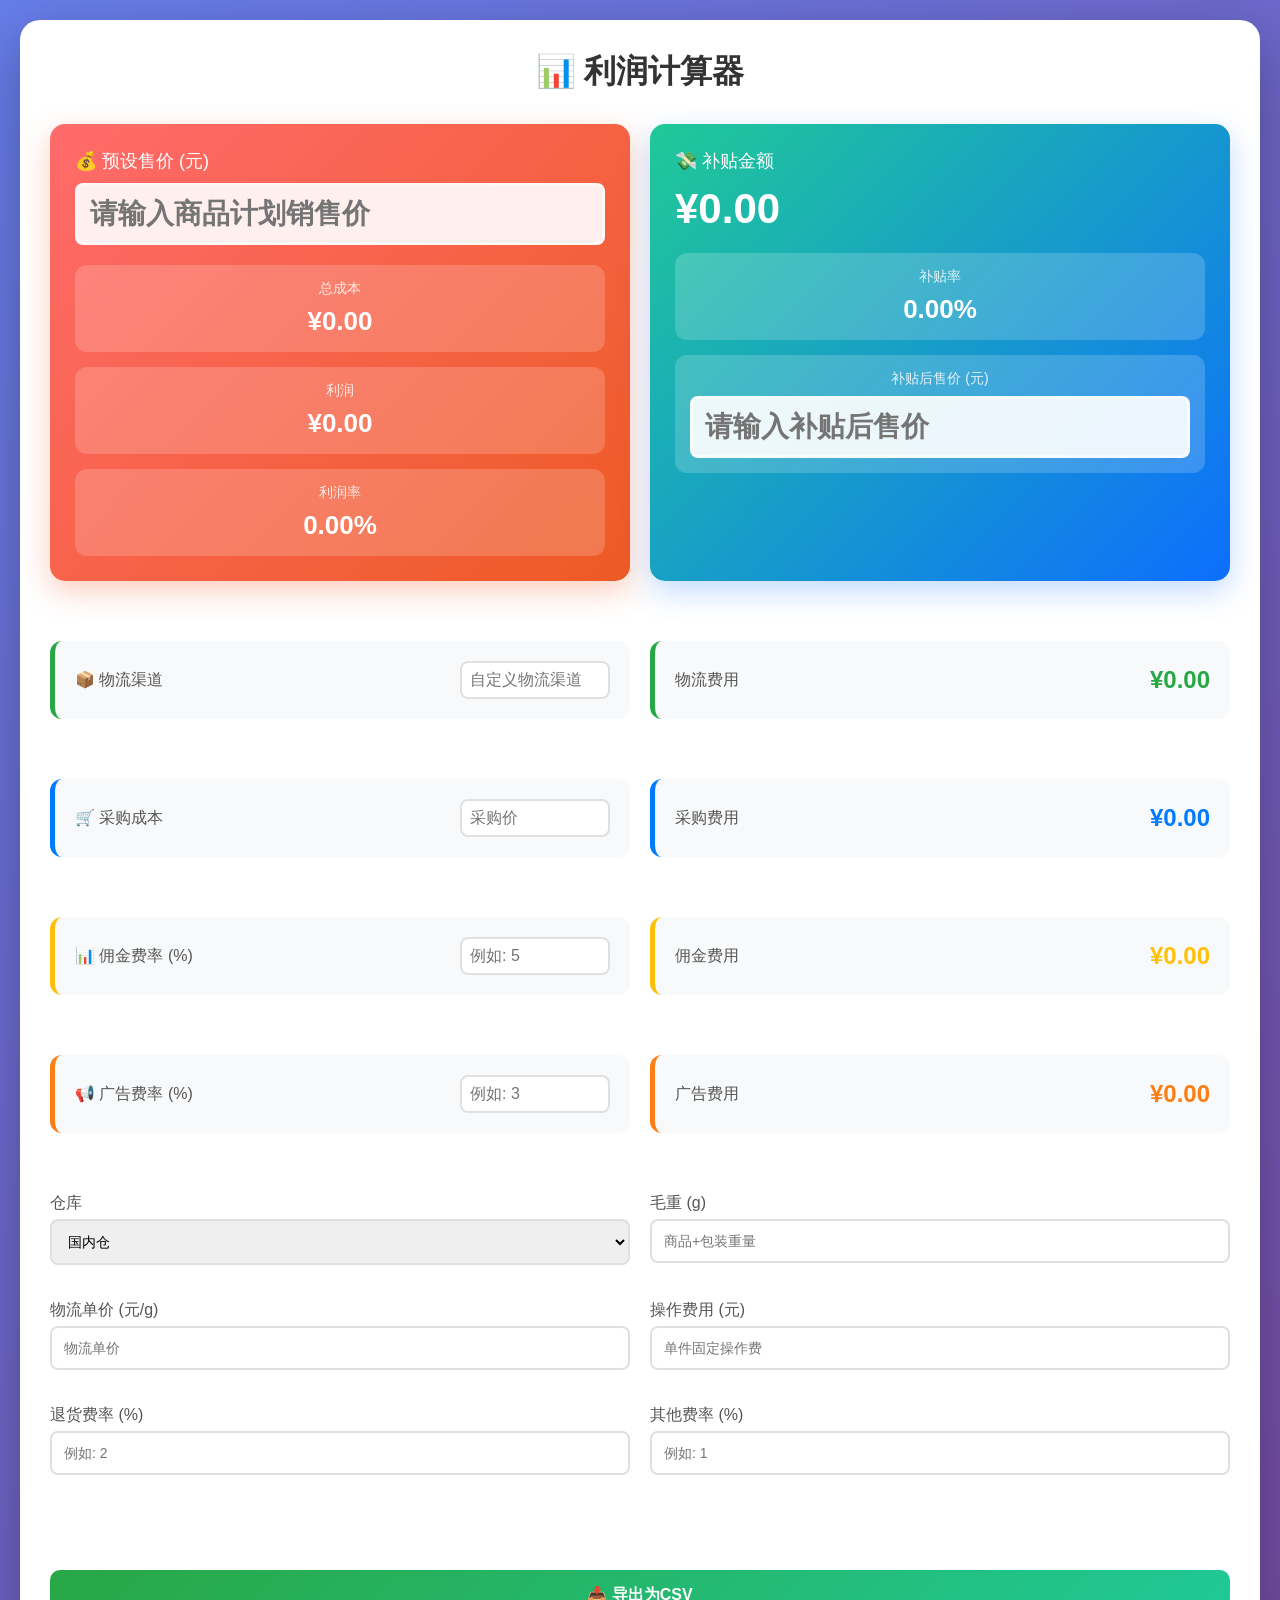
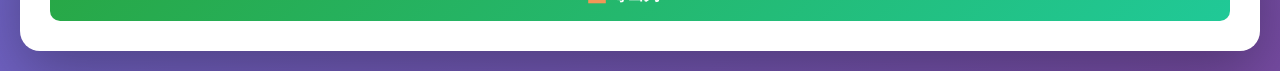
<file: 利润计算器.html>
<!DOCTYPE html>
<html lang="zh-CN">
<head>
    <meta charset="UTF-8">
    <meta name="viewport" content="width=device-width, initial-scale=1.0">
    <title>利润计算器</title>
    <style>
        * {
            margin: 0;
            padding: 0;
            box-sizing: border-box;
        }
        
        body {
            font-family: 'Microsoft YaHei', Arial, sans-serif;
            background: linear-gradient(135deg, #667eea 0%, #764ba2 100%);
            padding: 20px;
            min-height: 100vh;
        }
        
        .container {
            max-width: 1400px;
            margin: 0 auto;
            background: white;
            border-radius: 20px;
            padding: 30px;
            box-shadow: 0 20px 60px rgba(0, 0, 0, 0.3);
        }
        
        h1 {
            text-align: center;
            color: #333;
            margin-bottom: 30px;
            font-size: 32px;
        }
        
        .main-content {
            display: flex;
            flex-direction: column;
            gap: 30px;
        }
        
        .left-panel, .right-panel {
            flex: 1;
        }
        
        .price-highlight {
            display: grid;
            grid-template-columns: 1fr 1fr;
            gap: 20px;
            margin-bottom: 30px;
        }

        .price-left-block {
            background: linear-gradient(135deg, #ff6b6b 0%, #ee5a24 100%);
            padding: 25px;
            border-radius: 15px;
            box-shadow: 0 10px 30px rgba(238, 90, 36, 0.3);
        }

        .price-right-block {
            background: linear-gradient(135deg, #20c997 0%, #0d6efd 100%);
            padding: 25px;
            border-radius: 15px;
            box-shadow: 0 10px 30px rgba(13, 110, 253, 0.25);
        }
        
        .price-highlight label {
            color: white;
            font-size: 18px;
            margin-bottom: 10px;
        }
        
        .price-highlight input {
            font-size: 28px;
            font-weight: bold;
            border: 3px solid rgba(255, 255, 255, 0.5);
            background: rgba(255, 255, 255, 0.9);
        }

        .big-price {
            color: white;
            font-size: 42px;
            font-weight: bold;
            margin-top: 12px;
        }

        .top-summary-grid {
            display: grid;
            grid-template-columns: 1fr;
            gap: 15px;
            margin-top: 20px;
        }

        .top-summary-item {
            background: rgba(255, 255, 255, 0.18);
            padding: 15px;
            border-radius: 12px;
            text-align: center;
        }

        .top-summary-item .label {
            color: rgba(255, 255, 255, 0.85);
            font-size: 14px;
            margin-bottom: 8px;
        }

        .top-summary-item .value {
            color: white;
            font-size: 26px;
            font-weight: bold;
        }
        
        .cost-comparison {
            display: flex;
            gap: 20px;
            margin-bottom: 30px;
        }
        
        .cost-item {
            flex: 1;
            background: #f8f9fa;
            padding: 20px;
            border-radius: 12px;
            border-left: 5px solid #667eea;
            display: flex;
            justify-content: space-between;
            align-items: center;
        }
        
        .cost-item .label {
            font-size: 16px;
            color: #555;
            font-weight: 500;
        }
        
        .cost-item .value {
            font-size: 24px;
            font-weight: bold;
            color: #667eea;
        }
        
        .cost-item.purchase {
            border-left-color: #007bff;
        }
        
        .cost-item.purchase .value {
            color: #007bff;
        }
        
        .cost-item.commission {
            border-left-color: #ffc107;
        }
        
        .cost-item.commission .value {
            color: #ffc107;
        }
        
        .cost-item.ad {
            border-left-color: #fd7e14;
        }
        
        .cost-item.ad .value {
            color: #fd7e14;
        }

        .cost-item.logistics {
            border-left-color: #28a745;
        }

        .cost-item.logistics .value {
            color: #28a745;
        }
        
        .summary-section {
            background: linear-gradient(135deg, #667eea 0%, #764ba2 100%);
            padding: 30px;
            border-radius: 15px;
            color: white;
            margin-bottom: 30px;
        }
        
        .summary-grid {
            display: grid;
            grid-template-columns: repeat(3, 1fr);
            gap: 20px;
            margin-top: 20px;
        }
        
        .summary-item {
            text-align: center;
        }
        
        .summary-item .label {
            color: rgba(255, 255, 255, 0.8);
            font-size: 14px;
            margin-bottom: 8px;
        }
        
        .summary-item .value {
            font-size: 32px;
            font-weight: bold;
        }
        
        .subsidy-simple {
            background: #fff3cd;
            padding: 20px;
            border-radius: 12px;
            border: 2px solid #ffc107;
            margin-bottom: 30px;
        }
        
        .subsidy-simple label {
            color: #856404;
            font-weight: bold;
        }
        
        .subsidy-simple input {
            font-size: 20px;
            border-color: #ffc107;
        }
        
        .subsidy-grid {
            display: grid;
            grid-template-columns: 1fr 1fr;
            gap: 20px;
        }
        
        .calc-btn {
            width: 100%;
            padding: 16px;
            background: linear-gradient(135deg, #ff6b6b 0%, #ee5a24 100%);
            color: white;
            border: none;
            border-radius: 10px;
            font-size: 18px;
            font-weight: bold;
            cursor: pointer;
            margin-bottom: 15px;
            transition: transform 0.3s;
        }

        .calc-btn:hover {
            transform: translateY(-2px);
        }
        
        .panel-title {
            background: linear-gradient(135deg, #667eea 0%, #764ba2 100%);
            color: white;
            padding: 15px;
            border-radius: 10px;
            margin-bottom: 20px;
            font-size: 20px;
            font-weight: bold;
        }
        
        .form-group {
            margin-bottom: 15px;
        }
        
        label {
            display: block;
            margin-bottom: 5px;
            color: #555;
            font-weight: 500;
        }
        
        input, select {
            width: 100%;
            padding: 12px;
            border: 2px solid #e0e0e0;
            border-radius: 8px;
            font-size: 14px;
            transition: border-color 0.3s;
        }
        
        input:focus, select:focus {
            outline: none;
            border-color: #667eea;
        }
        
        .result-item {
            background: #f8f9fa;
            padding: 15px;
            border-radius: 8px;
            margin-bottom: 15px;
            border-left: 4px solid #667eea;
        }
        
        .result-label {
            color: #666;
            font-size: 14px;
            margin-bottom: 5px;
        }
        
        .result-value {
            font-size: 24px;
            font-weight: bold;
            color: #333;
        }
        
        .result-value.profit {
            color: #28a745;
        }
        
        .result-value.loss {
            color: #dc3545;
        }
        
        .subsidy-section {
            background: #fff3cd;
            padding: 20px;
            border-radius: 10px;
            margin-bottom: 20px;
            border: 2px solid #ffc107;
        }
        
        .mode-toggle {
            display: flex;
            gap: 10px;
            margin-bottom: 15px;
        }
        
        .mode-btn {
            flex: 1;
            padding: 10px;
            border: 2px solid #667eea;
            background: white;
            color: #667eea;
            border-radius: 8px;
            cursor: pointer;
            font-weight: bold;
            transition: all 0.3s;
        }
        
        .mode-btn.active {
            background: #667eea;
            color: white;
        }
        
        .mode-btn:hover {
            background: #667eea;
            color: white;
        }
        
        .export-btn {
            width: 100%;
            padding: 15px;
            background: linear-gradient(135deg, #28a745 0%, #20c997 100%);
            color: white;
            border: none;
            border-radius: 10px;
            font-size: 16px;
            font-weight: bold;
            cursor: pointer;
            margin-top: 20px;
            transition: transform 0.3s;
        }
        
        .export-btn:hover {
            transform: translateY(-2px);
            box-shadow: 0 5px 15px rgba(40, 167, 69, 0.4);
        }
        
        @media (max-width: 768px) {
            .main-content {
                flex-direction: column;
            }

            .price-highlight {
                grid-template-columns: 1fr;
            }
        }
    </style>
</head>
<body>
    <div class="container">
        <h1>📊 利润计算器</h1>
        
        <div class="main-content">
            <!-- 预设售价突出显示 -->
            <div class="price-highlight">
                <div class="price-left-block">
                    <label>💰 预设售价 (元)</label>
                    <input type="number" id="salePrice" placeholder="请输入商品计划销售价" step="0.01">
                    <div class="top-summary-grid">
                        <div class="top-summary-item">
                            <div class="label">总成本</div>
                            <div class="value" id="totalCost">¥0.00</div>
                        </div>
                        <div class="top-summary-item">
                            <div class="label">利润</div>
                            <div class="value" id="profit">¥0.00</div>
                        </div>
                        <div class="top-summary-item">
                            <div class="label">利润率</div>
                            <div class="value" id="profitRate">0.00%</div>
                        </div>
                    </div>
                </div>

                <div class="price-right-block">
                    <label>💸 补贴金额</label>
                    <div class="big-price" id="subsidyAmountDisplay">¥0.00</div>
                    <div class="top-summary-grid">
                        <div class="top-summary-item">
                            <div class="label">补贴率</div>
                            <div class="value" id="subsidyRateDisplay">0.00%</div>
                        </div>
                        <div class="top-summary-item">
                            <div class="label">补贴后售价 (元)</div>
                            <input type="number" id="subsidySalePrice" placeholder="请输入补贴后售价" step="0.01">
                        </div>
                    </div>
                </div>
            </div>
            
            <!-- 费用对照区域 -->
            <div class="cost-comparison">
                <div class="cost-item logistics">
                    <div class="label">📦 物流渠道</div>
                    <input type="text" id="logistics" placeholder="自定义物流渠道" style="width: 150px; font-size: 16px; padding: 8px;">
                </div>
                <div class="cost-item logistics">
                    <div class="label">物流费用</div>
                    <div class="value" id="logisticsCost">¥0.00</div>
                </div>
            </div>
            
            <div class="cost-comparison">
                <div class="cost-item purchase">
                    <div class="label">🛒 采购成本</div>
                    <input type="number" id="purchaseCost" placeholder="采购价" step="0.01" style="width: 150px; font-size: 16px; padding: 8px;">
                </div>
                <div class="cost-item purchase">
                    <div class="label">采购费用</div>
                    <div class="value" id="purchaseCostDisplay">¥0.00</div>
                </div>
            </div>
            
            <div class="cost-comparison">
                <div class="cost-item commission">
                    <div class="label">📊 佣金费率 (%)</div>
                    <input type="number" id="commissionRate" placeholder="例如: 5" step="0.1" style="width: 150px; font-size: 16px; padding: 8px;">
                </div>
                <div class="cost-item commission">
                    <div class="label">佣金费用</div>
                    <div class="value" id="commissionCost">¥0.00</div>
                </div>
            </div>
            
            <div class="cost-comparison">
                <div class="cost-item ad">
                    <div class="label">📢 广告费率 (%)</div>
                    <input type="number" id="adRate" placeholder="例如: 3" step="0.1" style="width: 150px; font-size: 16px; padding: 8px;">
                </div>
                <div class="cost-item ad">
                    <div class="label">广告费用</div>
                    <div class="value" id="adCost">¥0.00</div>
                </div>
            </div>
            
            <!-- 其他输入项 -->
            <div style="display: grid; grid-template-columns: repeat(2, 1fr); gap: 20px; margin-bottom: 30px;">
                <div class="form-group">
                    <label>仓库</label>
                    <select id="warehouse">
                        <option value="国内仓">国内仓</option>
                        <option value="海外仓">海外仓</option>
                        <option value="保税仓">保税仓</option>
                    </select>
                </div>
                
                <div class="form-group">
                    <label>毛重 (g)</label>
                    <input type="number" id="weight" placeholder="商品+包装重量" step="0.1">
                </div>
                
                <div class="form-group">
                    <label>物流单价 (元/g)</label>
                    <input type="number" id="unitPrice" placeholder="物流单价" step="0.001">
                </div>
                
                <div class="form-group">
                    <label>操作费用 (元)</label>
                    <input type="number" id="operationFee" placeholder="单件固定操作费" step="0.01">
                </div>
                
                <div class="form-group">
                    <label>退货费率 (%)</label>
                    <input type="number" id="returnRate" placeholder="例如: 2" step="0.1">
                </div>
                
                <div class="form-group">
                    <label>其他费率 (%)</label>
                    <input type="number" id="otherRate" placeholder="例如: 1" step="0.1">
                </div>
            </div>
            
            <button class="export-btn" onclick="exportToCSV()">📥 导出为CSV</button>
        </div>
    </div>
    
    <script>
        // 获取输入值，如果为空则返回0
        function getValue(id) {
            const value = parseFloat(document.getElementById(id).value);
            return isNaN(value) ? 0 : value;
        }
        
        // 计算所有费用和利润
        function calculate() {
            // 获取输入值
            const weight = getValue('weight');           // 毛重_g
            const unitPrice = getValue('unitPrice');     // 单价_per_g
            const operationFee = getValue('operationFee'); // 操作费用
            const purchaseCost = getValue('purchaseCost'); // 采购成本
            const salePrice = getValue('salePrice');     // 预设售价
            const commissionRate = getValue('commissionRate') / 100; // 佣金费率
            const adRate = getValue('adRate') / 100;     // 广告费率
            const returnRate = getValue('returnRate') / 100; // 退货费率
            const otherRate = getValue('otherRate') / 100; // 其他费率
            
            // 计算各项费用
            const logisticsCost = weight * unitPrice + operationFee; // 物流费用
            const commissionCost = salePrice * commissionRate;       // 佣金费用
            const adCost = salePrice * adRate;                       // 广告费用
            const returnCost = salePrice * returnRate;              // 退货损失
            const otherCost = salePrice * otherRate;                // 其他成本
            
            // 计算总成本
            const totalCost = logisticsCost + purchaseCost + commissionCost + adCost + returnCost + otherCost;
            
            // 计算利润
            const profit = salePrice - totalCost;
            
            // 计算利润率
            const profitRate = salePrice > 0 ? (profit / salePrice) * 100 : 0;
            
            // 根据补贴后售价自动计算补贴金额和补贴率
            const subsidySalePrice = getValue('subsidySalePrice');
            const subsidyAmount = salePrice > 0 && subsidySalePrice > 0 ? salePrice - subsidySalePrice : 0;
            const subsidyRate = salePrice > 0 ? (subsidyAmount / salePrice) * 100 : 0;
            
            // 更新显示结果
            document.getElementById('logisticsCost').textContent = '¥' + logisticsCost.toFixed(2);
            document.getElementById('purchaseCostDisplay').textContent = '¥' + purchaseCost.toFixed(2);
            document.getElementById('commissionCost').textContent = '¥' + commissionCost.toFixed(2);
            document.getElementById('adCost').textContent = '¥' + adCost.toFixed(2);
            document.getElementById('totalCost').textContent = '¥' + totalCost.toFixed(2);
            document.getElementById('profit').textContent = '¥' + profit.toFixed(2);
            document.getElementById('profitRate').textContent = profitRate.toFixed(2) + '%';
            document.getElementById('subsidyAmountDisplay').textContent = '¥' + subsidyAmount.toFixed(2);
            document.getElementById('subsidyRateDisplay').textContent = subsidyRate.toFixed(2) + '%';
            
            // 根据利润正负设置颜色
            const profitElement = document.getElementById('profit');
            if (profit >= 0) {
                profitElement.classList.remove('loss');
                profitElement.classList.add('profit');
            } else {
                profitElement.classList.remove('profit');
                profitElement.classList.add('loss');
            }
        }
        
        // 导出为CSV
        function exportToCSV() {
            // 获取所有数据
            const data = {
                '仓库': document.getElementById('warehouse').value,
                '物流渠道': document.getElementById('logistics').value,
                '毛重_g': getValue('weight'),
                '单价_per_g': getValue('unitPrice'),
                '操作费用': getValue('operationFee'),
                '采购成本': getValue('purchaseCost'),
                '预设售价': getValue('salePrice'),
                '佣金费率': getValue('commissionRate'),
                '广告费率': getValue('adRate'),
                '退货费率': getValue('returnRate'),
                '其他费率': getValue('otherRate'),
                '物流费用': document.getElementById('logisticsCost').textContent,
                '佣金费用': document.getElementById('commissionCost').textContent,
                '广告费用': document.getElementById('adCost').textContent,
                '总成本': document.getElementById('totalCost').textContent,
                '利润': document.getElementById('profit').textContent,
                '利润率': document.getElementById('profitRate').textContent,
                '补贴金额': document.getElementById('subsidyAmountDisplay').textContent,
                '补贴率': document.getElementById('subsidyRateDisplay').textContent,
                '补贴后售价': getValue('subsidySalePrice')
            };
            
            // 创建CSV内容
            let csvContent = 'data:text/csv;charset=utf-8,\uFEFF'; // 添加BOM以支持中文
            csvContent += Object.keys(data).join(',') + '\n';
            csvContent += Object.values(data).join(',') + '\n';
            
            // 创建下载链接
            const encodedUri = encodeURI(csvContent);
            const link = document.createElement('a');
            link.setAttribute('href', encodedUri);
            link.setAttribute('download', '利润计算表_' + new Date().toLocaleDateString() + '.csv');
            document.body.appendChild(link);
            link.click();
            document.body.removeChild(link);
        }
        
        // 为所有输入框添加事件监听，输入时自动计算
        const inputs = document.querySelectorAll('input, select');
        inputs.forEach(input => {
            input.addEventListener('input', calculate);
            input.addEventListener('change', calculate);
        });
        
        // 页面加载时执行一次计算
        calculate();
    </script>
</body>
</html>
</file>
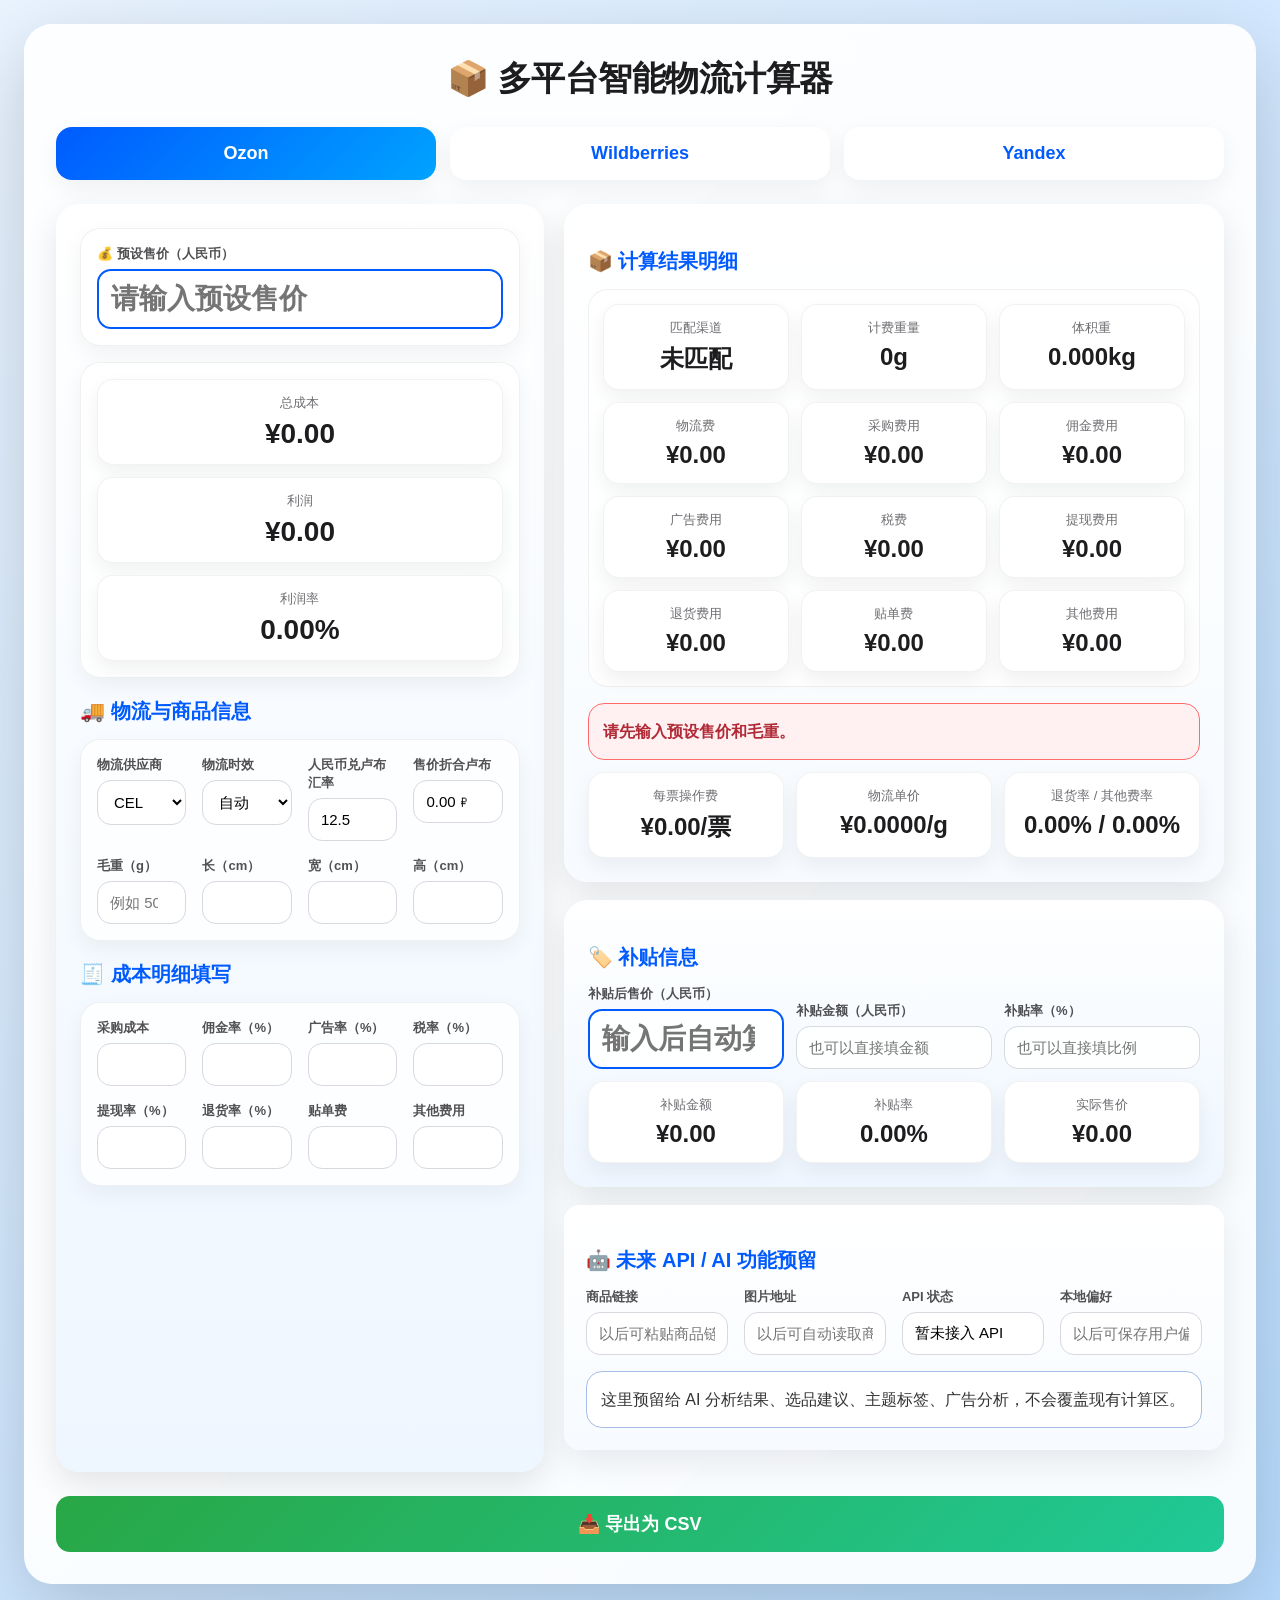
<file: archive/多平台智能物流计算器.html>
<!DOCTYPE html>
<html lang="zh-CN">
<head>
<meta charset="UTF-8">
<meta name="viewport" content="width=device-width, initial-scale=1.0">
<title>多平台智能物流计算器</title>
<style>*{box-sizing:border-box;margin:0;padding:0}
body{font-family:-apple-system,BlinkMacSystemFont,"Segoe UI","Microsoft YaHei",Arial,sans-serif;background:linear-gradient(135deg,var(--bg1),var(--bg2));padding:24px;min-height:100vh;color:#1d1d1f;transition:.25s}
body.theme-ozon{--bg1:#eaf4ff;--bg2:#b8dcff;--brand:#005bff;--brand2:#00a3ff;--soft:#eef6ff;--panel:#f7fbff}
body.theme-wildberries{--bg1:#fff0fb;--bg2:#e8c3ff;--brand:#a000b8;--brand2:#d946ef;--soft:#fbecff;--panel:#fff8ff}
body.theme-yandex{--bg1:#fff8d7;--bg2:#ffd3d3;--brand:#fc3f1d;--brand2:#ffcc00;--soft:#fff6df;--panel:#fffdf5}
.container{max-width:1500px;margin:auto;background:rgba(255,255,255,.9);backdrop-filter:blur(18px);border-radius:28px;padding:32px;box-shadow:0 24px 80px rgba(0,0,0,.18)}
h1{text-align:center;margin-bottom:25px;font-size:34px;letter-spacing:-.5px}
.tabs{display:grid;grid-template-columns:repeat(3,1fr);gap:14px;margin-bottom:24px}
.tab{border:0;border-radius:16px;padding:16px;font-size:18px;font-weight:800;background:white;color:var(--brand);cursor:pointer;box-shadow:0 8px 24px rgba(0,0,0,.06)}
.tab.active{background:linear-gradient(135deg,var(--brand),var(--brand2));color:white}
.top{display:grid;grid-template-columns:0.85fr 1.15fr;gap:20px;margin-bottom:24px}
.summary,.fee-panel,.subsidy-panel{border-radius:24px;padding:24px;color:#1d1d1f;box-shadow:0 12px 34px rgba(0,0,0,.1)}
.summary{background:linear-gradient(180deg,#fff,var(--soft))}
.fee-panel{background:linear-gradient(180deg,#fff,var(--panel))}
.subsidy-panel{background:linear-gradient(180deg,#fff,var(--soft));margin-top:18px}
.summary>.big,.summary>.metrics,.summary>.grid{background:rgba(255,255,255,.78);border:1px solid rgba(0,0,0,.06);border-radius:20px;padding:16px;margin-bottom:16px;box-shadow:0 8px 22px rgba(0,0,0,.05)}
.fee-panel .fee-metrics:nth-of-type(2){background:rgba(255,255,255,.72);border-radius:20px;padding:14px;border:1px solid rgba(0,0,0,.06)}
label{display:block;font-weight:700;margin-bottom:6px}
.top label{color:#515154;font-size:13px}
input,select{width:100%;padding:12px;border:1px solid #d8d8df;border-radius:14px;font-size:15px;background:rgba(255,255,255,.92)}
input:focus,select:focus{outline:none;border-color:var(--brand);box-shadow:0 0 0 4px color-mix(in srgb,var(--brand) 15%,transparent)}
.big input{font-size:28px;font-weight:800;border:2px solid var(--brand)}
.metrics{display:grid;grid-template-columns:1fr;gap:12px;margin-top:16px}
.fee-metrics{display:grid;grid-template-columns:repeat(3,1fr);gap:12px}
.subsidy-metrics{display:grid;grid-template-columns:repeat(3,1fr);gap:12px;align-items:end}
.metric{background:white;border-radius:16px;padding:14px;text-align:center;box-shadow:0 8px 20px rgba(0,0,0,.06);border:1px solid rgba(0,0,0,.05)}
.metric .name{font-size:13px;color:#6e6e73;margin-bottom:6px}
.metric .num{font-size:24px;font-weight:900}
.summary .metric .num{font-size:28px}
.section{background:#f8f9fa;border-radius:16px;padding:22px;margin-bottom:22px}
.future-panel{margin-top:18px;background:linear-gradient(180deg,#fff,var(--panel));box-shadow:0 12px 34px rgba(0,0,0,.08)}
.title{font-size:20px;font-weight:900;margin:20px 0 14px;color:var(--brand)}
.grid{display:grid;grid-template-columns:repeat(4,1fr);gap:16px}
.cards{display:grid;grid-template-columns:repeat(4,1fr);gap:16px}
.card{background:white;border-radius:14px;padding:18px;border-left:6px solid #667eea;box-shadow:0 6px 16px rgba(0,0,0,.08)}
.green{border-left-color:#28a745}.blue{border-left-color:#0d6efd}.yellow{border-left-color:#ffc107}.orange{border-left-color:#fd7e14}.purple{border-left-color:#764ba2}.red{border-left-color:#dc3545}
.card .name{color:#666;font-size:14px;margin-bottom:8px}.card .num{font-size:24px;font-weight:900}
.notice{background:#fff;border:1px solid color-mix(in srgb,var(--brand) 25%,#ddd);color:#333;border-radius:16px;padding:14px;margin-top:16px;line-height:1.7}
.notice.danger{background:#fff1f1;border-color:#ff6b6b;color:#b02a37;font-weight:800}
.throw-tip{display:none;background:#ffe8e8;border:2px solid #ff6b6b;color:#b02a37;border-radius:12px;padding:14px;margin-top:12px;font-weight:800;line-height:1.7}
.export{width:100%;padding:16px;border:0;border-radius:14px;background:linear-gradient(135deg,#28a745,#20c997);color:white;font-size:18px;font-weight:900;cursor:pointer}
.export:hover,.tab:hover{transform:translateY(-1px);filter:brightness(1.02)}
@media(max-width:1000px){body{padding:12px}.container{padding:16px;border-radius:20px}h1{font-size:26px}.tabs,.top,.grid,.cards,.fee-metrics,.subsidy-metrics{grid-template-columns:1fr}.summary,.fee-panel,.subsidy-panel{padding:16px}.metric .num{font-size:20px}.big input{font-size:22px}}
@media(max-width:520px){body{padding:8px}.container{padding:12px}.tab{padding:12px;font-size:15px}.title{font-size:18px}input,select{font-size:16px}.fee-metrics{gap:10px}}
</style>
</head>
<body class="theme-ozon">
<div class="container">
<h1>📦 多平台智能物流计算器</h1>
<div class="tabs"><button class="tab active" data-platform="Ozon">Ozon</button><button class="tab" data-platform="Wildberries">Wildberries</button><button class="tab" data-platform="Yandex">Yandex</button></div>
<div class="top">
<div class="summary"><div class="big"><label>💰 预设售价（人民币）</label><input id="salePrice" type="number" step="0.01" placeholder="请输入预设售价"></div><div class="metrics"><div class="metric"><div class="name">总成本</div><div class="num" id="totalCost">¥0.00</div></div><div class="metric"><div class="name">利润</div><div class="num" id="profit">¥0.00</div></div><div class="metric"><div class="name">利润率</div><div class="num" id="profitRate">0.00%</div></div></div><div class="title">🚚 物流与商品信息</div><div class="grid"><div><label>物流供应商</label><select id="supplier"></select></div><div><label>物流时效</label><select id="service"></select></div><div><label>人民币兑卢布汇率</label><input id="rubRate" type="number" value="12.5" step="0.01"></div><div><label>售价折合卢布</label><input id="rubPrice" readonly></div><div><label>毛重（g）</label><input id="weight" type="number" step="1" placeholder="例如 500"></div><div><label>长（cm）</label><input id="length" type="number" step="0.1"></div><div><label>宽（cm）</label><input id="width" type="number" step="0.1"></div><div><label>高（cm）</label><input id="height" type="number" step="0.1"></div></div><div class="title">🧾 成本明细填写</div><div class="grid"><div><label>采购成本</label><input id="purchaseCost" type="number" step="0.01"></div><div><label>佣金率（%）</label><input id="commissionRate" type="number" step="0.1"></div><div><label>广告率（%）</label><input id="adRate" type="number" step="0.1"></div><div><label>税率（%）</label><input id="taxRate" type="number" step="0.1"></div><div><label>提现率（%）</label><input id="withdrawRate" type="number" step="0.1"></div><div><label>退货率（%）</label><input id="returnRate" type="number" step="0.1"></div><div><label>贴单费</label><input id="labelFee" type="number" step="0.01"></div><div><label>其他费用</label><input id="otherCostInput" type="number" step="0.01"></div></div></div>
<div><div class="fee-panel"><div class="title">📦 计算结果明细</div><div class="fee-metrics"><div class="metric"><div class="name">匹配渠道</div><div class="num" id="matchedChannel">未匹配</div></div><div class="metric"><div class="name">计费重量</div><div class="num" id="chargeWeight">0g</div></div><div class="metric"><div class="name">体积重</div><div class="num" id="volumeWeightDisplay">0.00kg</div></div><div class="metric"><div class="name">物流费</div><div class="num" id="logisticsCost">¥0.00</div></div><div class="metric"><div class="name">采购费用</div><div class="num" id="purchaseCostDisplay">¥0.00</div></div><div class="metric"><div class="name">佣金费用</div><div class="num" id="commissionCost">¥0.00</div></div><div class="metric"><div class="name">广告费用</div><div class="num" id="adCost">¥0.00</div></div><div class="metric"><div class="name">税费</div><div class="num" id="taxCost">¥0.00</div></div><div class="metric"><div class="name">提现费用</div><div class="num" id="withdrawCost">¥0.00</div></div><div class="metric"><div class="name">退货费用</div><div class="num" id="returnCostDisplay">¥0.00</div></div><div class="metric"><div class="name">贴单费</div><div class="num" id="labelFeeDisplay">¥0.00</div></div><div class="metric"><div class="name">其他费用</div><div class="num" id="otherCostDisplay">¥0.00</div></div></div><div class="notice" id="matchNotice">等待输入商品信息后自动匹配渠道。</div><div class="fee-metrics" style="margin-top:12px"><div class="metric"><div class="name">每票操作费</div><div class="num" id="operationFeeDisplay">¥0.00/票</div></div><div class="metric"><div class="name">物流单价</div><div class="num" id="unitRateDisplay">¥0.0000/g</div></div><div class="metric"><div class="name">退货率 / 其他费率</div><div class="num"><span id="returnRateDisplay">0.00%</span> / <span id="otherRateDisplay">0.00%</span></div></div></div><div class="throw-tip" id="throwTip"></div></div>
<div class="subsidy-panel"><div class="title">🏷️ 补贴信息</div><div class="subsidy-metrics"><div class="big"><label>补贴后售价（人民币）</label><input id="subsidySalePrice" type="number" step="0.01" placeholder="输入后自动算补贴"></div><div><label>补贴金额（人民币）</label><input id="subsidyAmountInput" type="number" step="0.01" placeholder="也可以直接填金额"></div><div><label>补贴率（%）</label><input id="subsidyRateInput" type="number" step="0.01" placeholder="也可以直接填比例"></div><div class="metric"><div class="name">补贴金额</div><div class="num" id="subsidyAmountDisplay">¥0.00</div></div><div class="metric"><div class="name">补贴率</div><div class="num" id="subsidyRateDisplay">0.00%</div></div><div class="metric"><div class="name">实际售价</div><div class="num" id="actualSaleDisplay">¥0.00</div></div></div></div><div class="section future-panel"><div class="title">🤖 未来 API / AI 功能预留</div><div class="grid"><div><label>商品链接</label><input id="productUrl" type="url" placeholder="以后可粘贴商品链接抓取信息"></div><div><label>图片地址</label><input id="imageUrl" type="url" placeholder="以后可自动读取商品图片"></div><div><label>API 状态</label><input id="apiStatus" readonly value="暂未接入 API"></div><div><label>本地偏好</label><input id="localPreference" placeholder="以后可保存用户偏好"></div></div><div class="notice" id="aiResultBox">这里预留给 AI 分析结果、选品建议、主题标签、广告分析，不会覆盖现有计算区。</div></div></div>
</div>
<button class="export" onclick="exportToCSV()">📥 导出为 CSV</button>
</div>
<script>const rules=[
{p:'Ozon',s:'CEL',t:'Express',c:'Express Extra Small',d:'5-10天',minG:0,maxG:500,minR:0,maxR:1500,sum:90,side:60,v:false,rg:.0468,f:3.12},{p:'Ozon',s:'CEL',t:'Standard',c:'Standard Extra Small',d:'10-15天',minG:0,maxG:500,minR:0,maxR:1500,sum:90,side:60,v:false,rg:.0364,f:3.12},{p:'Ozon',s:'CEL',t:'Economy',c:'Economy Extra Small',d:'20-25天',minG:0,maxG:500,minR:0,maxR:1500,sum:90,side:60,v:false,rg:.026,f:3.12},
{p:'Ozon',s:'CEL',t:'Express',c:'Express Budget',d:'5-10天',minG:501,maxG:30000,minR:0,maxR:1500,sum:150,side:60,v:false,rg:.03432,f:23.92},{p:'Ozon',s:'CEL',t:'Standard',c:'Standard Budget',d:'10-15天',minG:501,maxG:30000,minR:0,maxR:1500,sum:150,side:60,v:false,rg:.026,f:23.92},{p:'Ozon',s:'CEL',t:'Economy',c:'Economy Budget',d:'20-25天',minG:501,maxG:30000,minR:0,maxR:1500,sum:150,side:60,v:false,rg:.01768,f:23.92},
{p:'Ozon',s:'CEL',t:'Express',c:'Express Small',d:'5-10天',minG:0,maxG:2000,minR:1501,maxR:7000,sum:150,side:60,v:false,rg:.0468,f:16.64},{p:'Ozon',s:'CEL',t:'Standard',c:'Standard Small',d:'10-15天',minG:0,maxG:2000,minR:1501,maxR:7000,sum:150,side:60,v:false,rg:.0364,f:16.64},{p:'Ozon',s:'CEL',t:'Economy',c:'Economy Small',d:'20-25天',minG:0,maxG:2000,minR:1501,maxR:7000,sum:150,side:60,v:false,rg:.026,f:16.64},
{p:'Ozon',s:'CEL',t:'Standard',c:'Standard Big',d:'10-15天',minG:2001,maxG:30000,minR:1501,maxR:7000,sum:310,side:150,v:true,rg:.026,f:37.44},{p:'Ozon',s:'CEL',t:'Economy',c:'Economy Big',d:'20-25天',minG:2001,maxG:30000,minR:1501,maxR:7000,sum:310,side:150,v:true,rg:.01768,f:37.44},
{p:'Ozon',s:'CEL',t:'Express',c:'Express Premium Small',d:'5-10天',minG:0,maxG:5000,minR:7001,maxR:250000,sum:250,side:150,v:false,rg:.0468,f:22.88},{p:'Ozon',s:'CEL',t:'Standard',c:'Standard Premium Small',d:'10-15天',minG:0,maxG:5000,minR:7001,maxR:250000,sum:250,side:150,v:false,rg:.0364,f:22.88},{p:'Ozon',s:'CEL',t:'Economy',c:'Economy Premium Small',d:'20-25天',minG:0,maxG:5000,minR:7001,maxR:250000,sum:250,side:150,v:false,rg:.026,f:22.88},
{p:'Ozon',s:'CEL',t:'Standard',c:'Standard Premium Big',d:'10-15天',minG:5001,maxG:30000,minR:7001,maxR:250000,sum:310,side:150,v:true,rg:.02912,f:64.48},{p:'Ozon',s:'CEL',t:'Economy',c:'Economy Premium Big',d:'20-25天',minG:5001,maxG:30000,minR:7001,maxR:250000,sum:310,side:150,v:true,rg:.02392,f:64.48},
{p:'Ozon',s:'GUOO',t:'Express',c:'Express Extra Small',d:'5-10天',minG:0,maxG:500,minR:1,maxR:1500,sum:90,side:60,v:false,rg:.045,f:3},{p:'Ozon',s:'GUOO',t:'Standard',c:'Standard Extra Small',d:'10-15天',minG:0,maxG:500,minR:1,maxR:1500,sum:90,side:60,v:false,rg:.035,f:3},{p:'Ozon',s:'GUOO',t:'Economy',c:'Economy Extra Small',d:'15-20天',minG:0,maxG:500,minR:1,maxR:1500,sum:90,side:60,v:false,rg:.025,f:2.6},
{p:'Ozon',s:'GUOO',t:'Economy',c:'Economy Budget',d:'15-20天',minG:501,maxG:30000,minR:1,maxR:1500,sum:150,side:60,v:true,rg:.017,f:23},{p:'Ozon',s:'GUOO',t:'Express',c:'Express Small',d:'5-10天',minG:0,maxG:2000,minR:1501,maxR:7700,sum:150,side:60,v:false,rg:.045,f:16},{p:'Ozon',s:'GUOO',t:'Standard',c:'Standard Small',d:'10-15天',minG:0,maxG:2000,minR:1501,maxR:7700,sum:150,side:60,v:false,rg:.035,f:16},{p:'Ozon',s:'GUOO',t:'Economy',c:'Economy Small',d:'15-20天',minG:0,maxG:2000,minR:1501,maxR:7700,sum:150,side:60,v:false,rg:.025,f:16},
{p:'Ozon',s:'XY兴远',t:'Express',c:'Express Extra Small',d:'5-10天',minG:0,maxG:500,minR:0,maxR:1500,sum:90,side:60,v:false,rg:.045,f:3},{p:'Ozon',s:'XY兴远',t:'Standard',c:'Standard Extra Small',d:'10-15天',minG:0,maxG:500,minR:0,maxR:1500,sum:90,side:60,v:false,rg:.035,f:3},{p:'Ozon',s:'XY兴远',t:'Economy',c:'Economy Extra Small',d:'13-18天',minG:0,maxG:500,minR:0,maxR:1500,sum:90,side:60,v:false,rg:.025,f:3},{p:'Ozon',s:'OYX欧亚兴',t:'Express',c:'Express Extra Small',d:'5-10天',minG:0,maxG:500,minR:0,maxR:1500,sum:90,side:60,v:false,rg:.045,f:3},{p:'Ozon',s:'OYX欧亚兴',t:'Standard',c:'Standard Extra Small',d:'10-15天',minG:0,maxG:500,minR:0,maxR:1500,sum:90,side:60,v:false,rg:.035,f:2.9},{p:'Ozon',s:'OYX欧亚兴',t:'Economy',c:'Economy Extra Small',d:'13-18天',minG:0,maxG:500,minR:0,maxR:1500,sum:90,side:60,v:false,rg:.025,f:2.9},
{p:'Yandex',s:'CEL',t:'Express',c:'Express',d:'10-15天',minG:0,maxG:30000,minR:0,maxR:500000,sum:90,side:60,v:false,rkg:715,fr:161,rub:true},{p:'Yandex',s:'CEL',t:'Economy',c:'Economy',d:'19-22天',minG:0,maxG:30000,minR:0,maxR:500000,sum:450,side:150,v:false,rkg:465,fr:161,rub:true},{p:'Yandex',s:'CEL',t:'Express',c:'Express Extra Small',d:'10-15天',minG:0,maxG:500,minR:0,maxR:500000,sum:90,side:60,v:false,rkg:550,fr:78,rub:true},{p:'Yandex',s:'CEL',t:'Economy',c:'Economy Extra Small',d:'19-22天',minG:0,maxG:500,minR:0,maxR:500000,sum:90,side:60,v:false,rkg:287,fr:78,rub:true},
{p:'Yandex',s:'GUOO',t:'SUPER_EXPRESS',c:'SUPER_EXPRESS',d:'空运',minG:1,maxG:30000,minR:1,maxR:500000,sum:310,side:150,v:false,rkg:1073,fr:194,rub:true},{p:'Yandex',s:'GUOO',t:'EXPRESS',c:'EXPRESS',d:'陆空联运',minG:1,maxG:30000,minR:1,maxR:500000,sum:310,side:150,v:false,rkg:698,fr:180,rub:true},{p:'Yandex',s:'GUOO',t:'SUPER_ECONOMY',c:'SUPER_ECONOMY',d:'陆运',minG:1,maxG:30000,minR:1,maxR:500000,sum:310,side:150,v:false,rkg:426,fr:194,rub:true},
{p:'Wildberries',s:'CEL',t:'Express',c:'Wb-Express',d:'10天',minG:0,maxG:20000,minR:0,maxR:999999,sum:200,side:115,v:false,rkg:48,f:9},{p:'Wildberries',s:'CEL',t:'Economy',c:'Wb-Economy ≤0.3kg',d:'20天',minG:0,maxG:300,minR:0,maxR:999999,sum:200,side:115,v:false,rkg:58,f:2},{p:'Wildberries',s:'CEL',t:'Economy',c:'Wb-Economy >0.3kg',d:'20天',minG:301,maxG:20000,minR:0,maxR:999999,sum:200,side:115,v:false,rkg:43,f:8}
];
let platform='Ozon';
let lastSubsidyField='subsidySalePrice';
function applyTheme(){document.body.classList.remove('theme-ozon','theme-wildberries','theme-yandex');document.body.classList.add(platform==='Wildberries'?'theme-wildberries':platform==='Yandex'?'theme-yandex':'theme-ozon')}
function v(id){const n=parseFloat(document.getElementById(id).value);return isNaN(n)?0:n}function m(n){return '¥'+n.toFixed(2)}function uniq(a){return [...new Set(a)]}
function fillSuppliers(){const s=document.getElementById('supplier');const arr=uniq(rules.filter(r=>r.p===platform).map(r=>r.s));s.innerHTML=arr.map(x=>`<option>${x}</option>`).join('');fillServices()}
function fillServices(){const sup=document.getElementById('supplier').value;const arr=uniq(rules.filter(r=>r.p===platform&&r.s===sup).map(r=>r.t));document.getElementById('service').innerHTML='<option>自动</option>'+arr.map(x=>`<option>${x}</option>`).join('')}
function volumeKg(l,wd,h){return l&&wd&&h?l*wd*h/12000:0}
function feeParts(r,cg,rate){if(!r)return{unitText:'¥0.0000/g',op:0,unitFee:0,total:0};if(r.rub){const op=r.fr/rate,unit=(r.rkg/1000)/rate,unitFee=cg*unit;return{unitText:'¥'+unit.toFixed(4)+'/g',op,unitFee,total:op+unitFee}}if(r.rkg){const unit=r.rkg/1000,unitFee=cg*unit;return{unitText:'¥'+unit.toFixed(4)+'/g',op:r.f,unitFee,total:r.f+unitFee}}const unitFee=cg*r.rg;return{unitText:'¥'+r.rg.toFixed(4)+'/g',op:r.f,unitFee,total:r.f+unitFee}}
function match(){const price=v('salePrice'),rate=v('rubRate'),rub=price*rate,w=v('weight'),l=v('length'),wd=v('width'),h=v('height'),sum=l+wd+h,side=Math.max(l,wd,h),sup=document.getElementById('supplier').value,ser=document.getElementById('service').value,vol=volumeKg(l,wd,h);if(!price||!w)return null;const list=rules.filter(r=>r.p===platform&&r.s===sup&&(ser==='自动'||r.t===ser)&&w>=r.minG&&w<=r.maxG&&rub>=r.minR&&rub<=r.maxR&&(!sum||sum<=r.sum)&&(!side||side<=r.side)).map(r=>{const vg=vol*1000,cg=r.v?Math.max(w,vg):w,parts=feeParts(r,cg,rate);return {...r,cg,vol,needThrow:r.v&&vg>w,unitFee:parts.unitFee,op:parts.op,unitText:parts.unitText,fee:parts.total}});list.sort((a,b)=>a.fee-b.fee);return list[0]||null}
function failReason(){const price=v('salePrice'),rate=v('rubRate'),rub=price*rate,w=v('weight'),l=v('length'),wd=v('width'),h=v('height'),sum=l+wd+h,side=Math.max(l,wd,h),sup=document.getElementById('supplier').value,ser=document.getElementById('service').value,base=rules.filter(r=>r.p===platform&&r.s===sup&&(ser==='自动'||r.t===ser));if(!price||!w)return'请先输入预设售价和毛重。';if(!base.some(r=>w>=r.minG&&w<=r.maxG))return'重量不符合当前供应商/时效的渠道范围。';if(!base.some(r=>rub>=r.minR&&rub<=r.maxR))return'售价折合卢布后不符合当前渠道货值范围。';if(sum&&side&&!base.some(r=>sum<=r.sum&&side<=r.side))return`尺寸超限：当前三边和 ${sum.toFixed(1)}cm，最长边 ${side.toFixed(1)}cm。`;return'未找到符合当前价格、重量、尺寸、平台、供应商和时效的渠道。'}
function setText(id,value){const el=document.getElementById(id);if(el)el.textContent=value}
function setInput(id,value){const el=document.getElementById(id);if(el)el.value=value}
function syncSubsidy(sale){const subSaleEl=document.getElementById('subsidySalePrice'),amountEl=document.getElementById('subsidyAmountInput'),rateEl=document.getElementById('subsidyRateInput');let subSale=v('subsidySalePrice'),amount=v('subsidyAmountInput'),rate=v('subsidyRateInput');if(!sale){return{subSale:0,amount:0,rate:0}}if(lastSubsidyField==='subsidyAmountInput'){amount=Math.min(Math.max(amount,0),sale);subSale=sale-amount;rate=amount/sale*100;setInput('subsidySalePrice',subSale.toFixed(2));setInput('subsidyRateInput',rate.toFixed(2))}else if(lastSubsidyField==='subsidyRateInput'){rate=Math.min(Math.max(rate,0),100);amount=sale*rate/100;subSale=sale-amount;setInput('subsidySalePrice',subSale.toFixed(2));setInput('subsidyAmountInput',amount.toFixed(2))}else{if(!subSale){amount=0;rate=0}else{subSale=Math.min(Math.max(subSale,0),sale);amount=sale-subSale;rate=amount/sale*100}setInput('subsidyAmountInput',amount?amount.toFixed(2):'');setInput('subsidyRateInput',rate?rate.toFixed(2):'')}return{subSale,amount,rate}}
function calc(){
const sale=v('salePrice'),subsidy=syncSubsidy(sale),subSale=subsidy.subSale,sub=subsidy.amount,subRate=subsidy.rate,rub=sale*v('rubRate'),r=match(),log=r?r.fee:0,pur=v('purchaseCost'),comRate=v('commissionRate'),adRate=v('adRate'),taxRate=v('taxRate'),withdrawRate=v('withdrawRate'),returnRate=v('returnRate'),label=v('labelFee'),other=v('otherCostInput'),com=sale*comRate/100,ad=sale*adRate/100,tax=sale*taxRate/100,wd=sale*withdrawRate/100,returnCost=sale*returnRate/100,total=pur+log+com+ad+tax+wd+returnCost+label+other,profit=sale-total,pr=sale?profit/sale*100:0,otherRate=sale?other/sale*100:0;
document.getElementById('rubPrice').value=rub.toFixed(2)+' ₽';
setText('subsidyAmountDisplay',m(sub));setText('subsidyRateDisplay',subRate.toFixed(2)+'%');setText('actualSaleDisplay',m(subSale));setText('logisticsCost',m(log));setText('totalCost',m(total));setText('profit',m(profit));setText('profitRate',pr.toFixed(2)+'%');setText('purchaseCostDisplay',m(pur));setText('commissionCost',m(com));setText('adCost',m(ad));setText('taxCost',m(tax));setText('withdrawCost',m(wd));setText('returnCostDisplay',m(returnCost));setText('labelFeeDisplay',m(label));setText('otherCostDisplay',m(other));setText('returnRateDisplay',returnRate.toFixed(2)+'%');setText('otherRateDisplay',otherRate.toFixed(2)+'%');
if(r){setText('matchedChannel',r.c);setText('chargeWeight',(r.cg/1000).toFixed(3)+'kg');setText('volumeWeightDisplay',r.vol.toFixed(3)+'kg');setText('operationFeeDisplay',m(r.op)+'/票');setText('unitRateDisplay',r.unitText);document.getElementById('matchNotice').classList.remove('danger');document.getElementById('matchNotice').innerHTML=`已匹配：<b>${r.s} - ${r.c}</b>，时效：<b>${r.d}</b>，尺寸限制：三边和≤${r.sum}cm，最长边≤${r.side}cm。物流单价费用：<b>${m(r.unitFee)}</b>，每票操作费：<b>${m(r.op)}</b>。`;if(r.needThrow){throwTip.style.display='block';throwTip.innerHTML=`⚠️ 此产品需计抛，体积重为 ${r.vol.toFixed(3)} kg，已按体积重计算物流费用。`}else{throwTip.style.display='none';throwTip.innerHTML=''}}
else{setText('matchedChannel','未匹配');setText('chargeWeight','0g');setText('volumeWeightDisplay',volumeKg(v('length'),v('width'),v('height')).toFixed(3)+'kg');setText('operationFeeDisplay','¥0.00/票');setText('unitRateDisplay','¥0.0000/g');document.getElementById('matchNotice').classList.add('danger');document.getElementById('matchNotice').textContent=failReason();throwTip.style.display='none';throwTip.innerHTML=''}
}
function exportToCSV(){const data={'平台':platform,'供应商':supplier.value,'时效':service.value,'预设售价':v('salePrice'),'卢布售价':rubPrice.value,'补贴后售价':v('subsidySalePrice'),'补贴金额':subsidyAmountDisplay.textContent,'补贴率':subsidyRateDisplay.textContent,'匹配渠道':matchedChannel.textContent,'计费重量':chargeWeight.textContent,'体积重':volumeWeightDisplay.textContent,'渠道操作费':operationFeeDisplay.textContent,'物流单价':unitRateDisplay.textContent,'物流费用':logisticsCost.textContent,'退货率':returnRateDisplay.textContent,'退货费用':returnCostDisplay.textContent,'总成本':totalCost.textContent,'利润':profit.textContent,'利润率':profitRate.textContent};let csv='data:text/csv;charset=utf-8,\uFEFF'+Object.keys(data).join(',')+'\n'+Object.values(data).join(',')+'\n';const a=document.createElement('a');a.href=encodeURI(csv);a.download='多平台物流利润计算表_'+new Date().toLocaleDateString()+'.csv';document.body.appendChild(a);a.click();a.remove()}
document.querySelectorAll('.tab').forEach(b=>b.onclick=()=>{platform=b.dataset.platform;document.querySelectorAll('.tab').forEach(x=>x.classList.toggle('active',x===b));applyTheme();fillSuppliers();calc()});supplier.onchange=()=>{fillServices();calc()};service.onchange=calc;document.querySelectorAll('input,select').forEach(e=>{e.addEventListener('input',()=>{if(['subsidySalePrice','subsidyAmountInput','subsidyRateInput'].includes(e.id))lastSubsidyField=e.id;calc()});e.addEventListener('change',()=>{if(['subsidySalePrice','subsidyAmountInput','subsidyRateInput'].includes(e.id))lastSubsidyField=e.id;calc()})});applyTheme();fillSuppliers();calc();
</script>
</body>
</html>
</file>
<file: css/style.css>
* {
  box-sizing: border-box;
  margin: 0;
  padding: 0;
}

:root {
  --page-bg: #eef1f5;
  --surface: #ffffff;
  --surface-soft: #fbfbfd;
  --line: #e5e5ea;
  --line-strong: #d1d1d6;
  --text: #1d1d1f;
  --muted: #6e6e73;
  --muted-strong: #3a3a3c;
  --success: #168447;
  --warning: #9a6700;
  --danger: #b4232f;
  --shadow-soft: 0 14px 38px rgba(35, 43, 58, .08);
  --shadow-card: 0 1px 2px rgba(16, 24, 40, .04), 0 18px 48px rgba(16, 24, 40, .06);
}

body {
  min-height: 100vh;
  padding: 0;
  background:
    linear-gradient(180deg, rgba(255, 255, 255, .75) 0%, rgba(255, 255, 255, 0) 240px),
    var(--page-bg);
  color: var(--text);
  font-family: -apple-system, BlinkMacSystemFont, "Segoe UI", "Microsoft YaHei", Arial, sans-serif;
}

body.theme-ozon {
  --brand: #0066cc;
  --brand2: #007aff;
  --soft: #f3f8ff;
  --panel: #f7fbff;
}

body.theme-wildberries {
  --brand: #8e24aa;
  --brand2: #af52de;
  --soft: #fbf5ff;
  --panel: #fff8ff;
}

body.theme-yandex {
  --brand: #d33a2c;
  --brand2: #ffcc00;
  --soft: #fff8ed;
  --panel: #fffdf7;
}

.container,
.app-shell {
  width: 100%;
  min-height: 100vh;
}

.app-topbar {
  position: sticky;
  top: 0;
  z-index: 20;
  min-height: 82px;
  padding: 14px 28px;
  background: rgba(255, 255, 255, .86);
  border-bottom: 1px solid rgba(209, 213, 219, .72);
  backdrop-filter: blur(18px);
}

.page-header {
  display: flex;
  align-items: center;
  justify-content: space-between;
  gap: 20px;
}

.brand-block {
  min-width: 260px;
}

.topbar-actions {
  display: flex;
  justify-content: flex-end;
  min-width: 0;
}

.app-navigation {
  display: flex;
  flex-wrap: wrap;
  justify-content: flex-end;
  gap: 6px;
  padding: 4px;
  background: #eef0f4;
  border: 1px solid rgba(209, 213, 219, .86);
  border-radius: 18px;
}

.app-nav-button {
  min-height: 38px;
  border: 0;
  border-radius: 999px;
  padding: 8px 14px;
  background: transparent;
  color: var(--muted-strong);
  cursor: pointer;
  font-size: 14px;
  font-weight: 800;
  white-space: nowrap;
}

.app-nav-button.is-active {
  background: var(--surface);
  color: var(--brand);
  box-shadow: 0 1px 7px rgba(16, 24, 40, .12);
}

button:focus-visible {
  outline: none;
  box-shadow: 0 0 0 3px color-mix(in srgb, var(--brand) 18%, transparent);
}

.app-main {
  width: min(1500px, 100%);
  min-height: calc(100vh - 82px);
  margin: 0 auto;
  padding: 18px 24px 28px;
}

.function-center {
  margin-bottom: 18px;
  padding: 18px;
  border: 1px solid var(--line);
  border-radius: 14px;
  background: rgba(255, 255, 255, .82);
  box-shadow: var(--shadow-card);
}

.function-center-head {
  display: flex;
  align-items: flex-start;
  justify-content: space-between;
  gap: 18px;
  margin-bottom: 14px;
}

.function-center-head h2 {
  margin: 0 0 5px;
  color: var(--text);
  font-size: 22px;
  letter-spacing: 0;
}

.function-center-head p {
  color: var(--muted);
  font-size: 13px;
  line-height: 1.5;
}

.function-center-note {
  flex-shrink: 0;
  padding: 8px 10px;
  border: 1px solid #dbe7f3;
  border-radius: 999px;
  background: #f8fbff;
  color: var(--muted-strong);
  font-size: 12px;
  font-weight: 900;
}

.module-grid {
  display: grid;
  grid-template-columns: repeat(7, minmax(0, 1fr));
  gap: 10px;
}

.module-card {
  min-height: 142px;
  display: flex;
  flex-direction: column;
  align-items: flex-start;
  gap: 8px;
  border: 1px solid var(--line);
  border-radius: 8px;
  padding: 12px;
  background: var(--surface-soft);
  color: var(--text);
  cursor: pointer;
  text-align: left;
  box-shadow: none;
}

.module-card:hover,
.module-card.is-active {
  border-color: color-mix(in srgb, var(--brand) 45%, var(--line));
  background: #fff;
}

.module-card.is-active {
  box-shadow: 0 0 0 2px color-mix(in srgb, var(--brand) 14%, transparent);
}

.module-card strong {
  color: var(--text);
  font-size: 15px;
  font-weight: 950;
  line-height: 1.25;
}

.module-card > span:last-child {
  color: var(--muted);
  font-size: 12px;
  font-weight: 700;
  line-height: 1.45;
}

.module-status {
  display: inline-flex;
  align-items: center;
  min-height: 24px;
  padding: 4px 8px;
  border: 1px solid var(--line);
  border-radius: 999px;
  background: #fff;
  color: var(--muted-strong);
  font-size: 11px;
  font-weight: 950;
  line-height: 1;
}

.module-status.status-ready {
  border-color: #b7e4c7;
  background: #eefbf3;
  color: #1f6b43;
}

.module-status.status-next {
  border-color: #dbe7f3;
  background: #f8fbff;
  color: #365a7d;
}

.module-status.status-settings {
  border-color: #fee5a5;
  background: #fffaf0;
  color: #7a4b00;
}

.module-placeholder-panel {
  min-height: 360px;
}

.module-placeholder-head {
  display: flex;
  align-items: flex-start;
  justify-content: space-between;
  gap: 18px;
  margin-bottom: 14px;
}

.placeholder-detail-grid {
  display: grid;
  grid-template-columns: repeat(3, minmax(0, 1fr));
  gap: 12px;
}

.placeholder-detail-grid > div {
  min-height: 138px;
  padding: 14px;
  border: 1px solid var(--line);
  border-radius: 8px;
  background: var(--surface-soft);
}

.placeholder-detail-grid span {
  display: block;
  margin-bottom: 6px;
  color: var(--muted);
  font-size: 12px;
  font-weight: 900;
}

.placeholder-detail-grid p {
  color: var(--muted-strong);
  font-size: 14px;
  font-weight: 750;
  line-height: 1.6;
}

.topic-tag-panel {
  display: grid;
  gap: 14px;
}

.topic-tag-input-section {
  padding: 14px;
  border: 1px solid #ededf0;
  border-radius: 8px;
  background: var(--surface-soft);
}

.topic-tag-input-section textarea {
  min-height: 120px;
}

.topic-generate-button {
  border: 1px solid #b7d4f5;
  background: #f5f9ff;
  color: #195c9f;
  box-shadow: inset 0 1px 0 rgba(255, 255, 255, .82);
}

.topic-generate-button:hover {
  border-color: #8bb9ec;
  background: #eaf4ff;
}

.topic-optional-grid,
.topic-two-column-inputs {
  margin-top: 12px;
}

.topic-two-column-inputs {
  display: grid;
  grid-template-columns: repeat(2, minmax(0, 1fr));
  gap: 12px;
}

.topic-tag-boundary {
  padding: 12px 14px;
  border: 1px solid #d8e6fb;
  border-radius: 8px;
  background: #f8fbff;
  color: var(--muted-strong);
  font-size: 13px;
  font-weight: 850;
  line-height: 1.55;
}

.topic-tag-report {
  margin-top: 0;
}

.topic-copy-panel,
.topic-detail-section,
.topic-rejected-summary,
.topic-candidate-panel,
.topic-verification-panel {
  margin-top: 12px;
  padding: 14px;
  border: 1px solid var(--line);
  border-radius: 8px;
  background: rgba(255, 255, 255, .82);
}

.topic-copy-head {
  display: flex;
  align-items: flex-start;
  justify-content: space-between;
  gap: 14px;
  margin-bottom: 12px;
}

.topic-copy-head span,
.topic-copy-grid span,
.topic-analysis-grid span {
  display: block;
  margin-bottom: 6px;
  color: var(--muted);
  font-size: 12px;
  font-weight: 900;
}

.topic-copy-head strong {
  display: block;
  color: var(--text);
  font-size: 16px;
  font-weight: 950;
}

.topic-copy-head p {
  max-width: 520px;
  color: var(--muted-strong);
  font-size: 13px;
  font-weight: 800;
  line-height: 1.5;
}

.topic-report-layout {
  display: grid;
  grid-template-columns: minmax(0, 1.25fr) minmax(300px, .75fr);
  gap: 12px;
  margin-top: 12px;
  align-items: start;
}

.topic-strategy-grid {
  display: grid;
  grid-template-columns: repeat(4, minmax(0, 1fr));
  gap: 10px;
  margin-top: 12px;
}

.topic-primary-grid {
  grid-template-columns: minmax(0, 1fr);
}

.topic-strategy-grid > div {
  min-height: 132px;
  padding: 12px;
  border: 1px solid var(--line);
  border-radius: 8px;
  background: rgba(255, 255, 255, .82);
}

.topic-strategy-grid span,
.topic-final-note {
  display: block;
  color: var(--muted);
  font-size: 12px;
  font-weight: 900;
  line-height: 1.4;
}

.topic-strategy-grid span {
  margin-bottom: 6px;
}

.topic-strategy-grid p {
  color: var(--muted-strong);
  font-size: 13px;
  font-weight: 750;
  line-height: 1.55;
  white-space: pre-line;
}

.topic-final-note {
  margin: 10px 0 0;
  color: #846000;
}

.topic-count-grid {
  display: grid;
  grid-template-columns: repeat(2, minmax(0, 1fr));
  gap: 10px;
  margin-top: 12px;
}

.topic-count-grid > div {
  padding: 12px;
  border: 1px solid var(--line);
  border-radius: 8px;
  background: rgba(255, 255, 255, .82);
}

.topic-count-grid span {
  display: block;
  margin-bottom: 6px;
  color: var(--muted);
  font-size: 12px;
  font-weight: 900;
}

.topic-count-grid strong {
  display: block;
  color: var(--text);
  font-size: 20px;
  font-weight: 950;
}

.topic-report-main,
.topic-report-side {
  min-width: 0;
}

.topic-term-grid {
  display: grid;
  grid-template-columns: repeat(2, minmax(0, 1fr));
  gap: 10px;
}

.topic-term-grid > div {
  min-height: 118px;
  padding: 12px;
  border: 1px solid var(--line);
  border-radius: 8px;
  background: rgba(255, 255, 255, .82);
}

.topic-term-grid span,
.topic-candidate-panel > span,
.topic-table-title span,
.topic-verification-panel span {
  display: block;
  margin-bottom: 6px;
  color: var(--muted);
  font-size: 12px;
  font-weight: 900;
}

.topic-term-grid p,
.topic-candidate-panel > p,
.topic-table-title p {
  color: var(--muted-strong);
  font-size: 13px;
  font-weight: 750;
  line-height: 1.55;
  white-space: pre-line;
}

.topic-table-title {
  display: flex;
  align-items: flex-start;
  justify-content: space-between;
  gap: 12px;
  margin-bottom: 10px;
}

.topic-table-title p {
  max-width: 460px;
  text-align: right;
}

.topic-verification-panel {
  background: #f8fbff;
  border-color: #d8e6fb;
}

.topic-copy-grid,
.topic-analysis-grid {
  display: grid;
  grid-template-columns: repeat(2, minmax(0, 1fr));
  gap: 10px;
}

.topic-copy-single {
  grid-template-columns: minmax(0, 1fr);
}

.topic-copy-grid > div,
.topic-analysis-grid > div {
  padding: 12px;
  border: 1px solid var(--line);
  border-radius: 8px;
  background: var(--surface-soft);
}

.topic-copy-grid pre {
  min-height: 220px;
  margin: 0;
  overflow: auto;
  white-space: pre-wrap;
  word-break: break-word;
  color: var(--text);
  font-family: ui-monospace, SFMono-Regular, Menlo, Consolas, "Liberation Mono", monospace;
  font-size: 13px;
  font-weight: 750;
  line-height: 1.6;
}

.topic-rejected-summary span {
  display: block;
  margin-bottom: 6px;
  color: var(--muted);
  font-size: 12px;
  font-weight: 900;
}

.topic-detail-section summary {
  display: block;
  margin-bottom: 6px;
  color: var(--muted);
  font-size: 12px;
  font-weight: 900;
}

.topic-detail-section summary {
  margin-bottom: 0;
  cursor: pointer;
}

.topic-detail-section[open] summary {
  margin-bottom: 10px;
}

.topic-rejected-summary p,
.topic-candidate-panel > p {
  color: var(--muted-strong);
  font-size: 13px;
  font-weight: 750;
  line-height: 1.55;
  white-space: pre-line;
}

.topic-score-grid {
  display: grid;
  grid-template-columns: repeat(5, minmax(0, 1fr));
  gap: 10px;
  margin-top: 12px;
}

.topic-report-side .topic-score-grid {
  grid-template-columns: minmax(0, 1fr);
}

.topic-score-card {
  min-height: 0;
  padding: 12px;
  border: 1px solid var(--line);
  border-left: 4px solid #8a8f98;
  border-radius: 8px;
  background: rgba(255, 255, 255, .82);
}

.topic-score-card[data-score-band="good"] {
  border-left-color: #20a162;
}

.topic-score-card[data-score-band="watch"] {
  border-left-color: #f0ad4e;
}

.topic-score-card[data-score-band="risk"] {
  border-left-color: #dc3545;
}

.topic-score-card span,
.topic-tag-output-grid span,
.topic-combination-grid span {
  display: block;
  margin-bottom: 6px;
  color: var(--muted);
  font-size: 12px;
  font-weight: 900;
}

.topic-score-card strong {
  display: block;
  margin-bottom: 6px;
  color: var(--text);
  font-size: 18px;
  font-weight: 950;
  line-height: 1.1;
}

.topic-score-card p,
.topic-tag-output-grid p,
.topic-combination-grid p {
  color: var(--muted-strong);
  font-size: 13px;
  font-weight: 750;
  line-height: 1.55;
  white-space: pre-line;
}

.topic-tag-output-grid,
.topic-combination-grid {
  display: grid;
  gap: 10px;
  margin-top: 12px;
}

.topic-tag-output-grid {
  grid-template-columns: repeat(3, minmax(0, 1fr));
}

.topic-combination-grid {
  grid-template-columns: repeat(3, minmax(0, 1fr));
}

.topic-tag-output-grid > div,
.topic-combination-grid > div {
  min-height: 132px;
  padding: 12px;
  border: 1px solid var(--line);
  border-radius: 8px;
  background: rgba(255, 255, 255, .78);
}

.topic-table-wrap {
  overflow-x: auto;
}

.topic-tag-table {
  width: 100%;
  min-width: 760px;
  border-collapse: collapse;
  font-size: 12px;
}

.topic-tag-table th,
.topic-tag-table td {
  padding: 7px 8px;
  border-bottom: 1px solid var(--line);
  text-align: left;
  vertical-align: top;
}

.topic-tag-table th {
  color: var(--muted);
  font-weight: 900;
  background: var(--surface-soft);
}

.topic-tag-table td {
  color: var(--muted-strong);
  font-weight: 750;
  line-height: 1.45;
}

.topic-tag-table tr[data-status="推荐使用"] td:last-child {
  color: #16824d;
}

.topic-tag-table tr[data-status="可选使用"] td:last-child {
  color: #846000;
}

.topic-tag-table tr[data-status="需要人工确认"] td:last-child,
.topic-tag-table tr[data-status="不建议使用"] td:last-child {
  color: #b42318;
}

.topic-recommendation-table tr[data-status="推荐使用"] td:nth-child(2),
.topic-recommendation-table tr[data-status="可选使用"] td:nth-child(2) {
  color: #16824d;
  font-weight: 900;
}

.topic-recommendation-table tr[data-status="需要人工确认"] td:nth-child(2) {
  color: #846000;
  font-weight: 900;
}

.topic-analysis-grid {
  grid-template-columns: minmax(0, 1fr);
  margin-top: 12px;
}

.topic-analysis-grid p {
  color: var(--muted-strong);
  font-size: 13px;
  font-weight: 750;
  line-height: 1.55;
  white-space: pre-line;
}

.topic-compact-details {
  margin-top: 12px;
  padding: 10px 12px;
  border: 1px solid var(--line);
  border-radius: 8px;
  background: rgba(255, 255, 255, .74);
}

.topic-compact-details summary {
  cursor: pointer;
  color: var(--text);
  font-size: 13px;
  font-weight: 900;
}

.topic-tag-reference {
  margin-top: 0;
}

.app-view {
  display: none;
}

.app-view.is-active {
  display: block;
}

.app-view[hidden] {
  display: none !important;
}

.eyebrow {
  margin-bottom: 6px;
  color: var(--brand);
  font-size: 13px;
  font-weight: 700;
}

h1 {
  margin-bottom: 3px;
  font-size: 26px;
  line-height: 1.12;
  letter-spacing: 0;
}

.page-subtitle {
  color: var(--muted);
  font-size: 13px;
  line-height: 1.45;
}

.tabs {
  display: grid;
  grid-template-columns: repeat(3, minmax(0, 1fr));
  gap: 4px;
  width: min(520px, 100%);
  margin-bottom: 16px;
  padding: 4px;
  background: rgba(232, 234, 238, .9);
  border: 1px solid rgba(209, 213, 219, .72);
  border-radius: 999px;
}

.tab {
  min-height: 40px;
  border: 1px solid transparent;
  border-radius: 999px;
  padding: 8px 12px;
  background: transparent;
  color: var(--muted-strong);
  box-shadow: none;
  cursor: pointer;
  font-size: 15px;
  font-weight: 700;
}

.tab.active {
  background: var(--surface);
  border-color: rgba(0, 0, 0, .04);
  color: var(--brand);
  box-shadow: 0 1px 4px rgba(0, 0, 0, .08);
}

.top {
  display: grid;
  grid-template-columns: minmax(390px, 460px) minmax(0, 1fr);
  gap: 20px;
  align-items: start;
  margin-bottom: 18px;
}

.summary,
.fee-panel,
.subsidy-panel,
.section {
  background: var(--surface);
  border: 1px solid var(--line);
  border-radius: 14px;
  padding: 22px;
  color: var(--text);
  box-shadow: var(--shadow-card);
}

.subsidy-panel,
.future-panel {
  margin-top: 16px;
}

.summary > .big,
.summary > .metrics,
.summary > .grid,
.fee-panel .fee-metrics:nth-of-type(2) {
  margin-bottom: 14px;
  padding: 14px;
  background: var(--surface-soft);
  border: 1px solid #ededf0;
  border-radius: 12px;
}

.title {
  margin: 18px 0 10px;
  color: var(--text);
  font-size: 18px;
  font-weight: 800;
}

.summary > .title:first-of-type,
.fee-panel > .title:first-child,
.subsidy-panel > .title:first-child,
.section > .view-title-row:first-child .title {
  margin-top: 0;
}

.panel-intro {
  margin: -2px 0 14px;
  color: var(--muted);
  font-size: 13px;
  line-height: 1.65;
}

.view-title-row {
  display: flex;
  align-items: flex-start;
  justify-content: space-between;
  gap: 16px;
}

.ai-summary-grid {
  display: grid;
  grid-template-columns: repeat(6, minmax(0, 1fr));
  gap: 10px;
  margin: 18px 0;
}

.ai-summary-grid > div,
.result-summary-card {
  min-height: 82px;
  padding: 14px;
  border: 1px solid var(--line);
  border-radius: 12px;
  background: var(--surface-soft);
}

.ai-summary-grid span,
.api-placeholder-card span {
  display: block;
  margin-bottom: 6px;
  color: var(--muted);
  font-size: 12px;
  font-weight: 800;
  line-height: 1.35;
}

.ai-summary-grid strong {
  display: block;
  color: var(--text);
  font-size: 18px;
  font-weight: 900;
  line-height: 1.25;
  overflow-wrap: break-word;
}

#aiAnalysisMount {
  margin-top: 18px;
}

.analysis-notes-grid {
  display: grid;
  grid-template-columns: repeat(4, minmax(0, 1fr));
  gap: 12px;
  margin-top: 18px;
}

textarea {
  width: 100%;
  min-height: 118px;
  resize: vertical;
  border: 1px solid var(--line-strong);
  border-radius: 12px;
  padding: 11px 12px;
  background: var(--surface);
  color: var(--text);
  font: inherit;
  line-height: 1.55;
}

textarea:focus {
  outline: none;
  border-color: var(--brand);
  box-shadow: 0 0 0 3px color-mix(in srgb, var(--brand) 18%, transparent);
}

.auto-selection-entry {
  display: grid;
  grid-template-columns: minmax(0, 1fr) auto;
  gap: 12px;
  align-items: end;
  margin-bottom: 10px;
  padding: 14px;
  border: 1px solid #ededf0;
  border-radius: 8px;
  background: var(--surface-soft);
}

.auto-analysis-button {
  min-height: 42px;
  border: 0;
  border-radius: 8px;
  padding: 10px 16px;
  background: var(--brand);
  color: #fff;
  font-size: 14px;
  font-weight: 800;
  cursor: pointer;
  white-space: nowrap;
}

.auto-analysis-button:disabled {
  background: #d1d1d6;
  color: #515154;
  cursor: wait;
}

.analysis-model-disclosure {
  margin: 0 0 14px;
  padding: 11px 12px;
  border: 1px solid #dbe7f3;
  border-radius: 8px;
  background: #f8fbff;
  color: var(--muted-strong);
  font-size: 13px;
  font-weight: 800;
  line-height: 1.55;
}

.url-first-steps {
  display: grid;
  grid-template-columns: repeat(4, minmax(0, 1fr));
  gap: 8px;
  margin-bottom: 12px;
}

.product-card-steps {
  grid-template-columns: repeat(5, minmax(0, 1fr));
}

.url-first-steps span {
  min-height: 42px;
  display: flex;
  align-items: center;
  padding: 9px 10px;
  border: 1px solid var(--line);
  border-radius: 8px;
  background: var(--surface-soft);
  color: var(--muted-strong);
  font-size: 12px;
  font-weight: 900;
  line-height: 1.35;
}

.decision-workspace-section {
  margin-bottom: 12px;
  padding: 14px;
  border: 1px solid #ededf0;
  border-radius: 8px;
  background: var(--surface-soft);
}

.evidence-pack-section {
  border-color: #b8d6ff;
  background: #f4f8ff;
}

.evidence-pack-section textarea {
  min-height: 150px;
  background: #fff;
}

.workspace-section-head {
  display: flex;
  justify-content: space-between;
  gap: 14px;
  margin-bottom: 12px;
}

.workspace-section-head h3 {
  margin: 0 0 4px;
  color: var(--text);
  font-size: 16px;
  font-weight: 900;
  line-height: 1.35;
}

.workspace-section-head p {
  color: var(--muted);
  font-size: 12px;
  line-height: 1.55;
}

.workspace-section-head span {
  align-self: flex-start;
  flex-shrink: 0;
  border: 1px solid var(--line);
  border-radius: 999px;
  padding: 6px 10px;
  background: #fff;
  color: var(--muted-strong);
  font-size: 12px;
  font-weight: 900;
  white-space: nowrap;
}

.core-field-tag {
  display: inline-flex;
  align-items: center;
  margin-left: 6px;
  padding: 2px 6px;
  border: 1px solid #f7c948;
  border-radius: 999px;
  background: #fff7d6;
  color: #7a4b00;
  font-size: 11px;
  font-weight: 900;
  vertical-align: middle;
}

.field-helper {
  margin: 5px 0 0;
  color: var(--muted);
  font-size: 12px;
  font-weight: 800;
  line-height: 1.45;
}

.decision-input-grid {
  display: grid;
  grid-template-columns: repeat(3, minmax(0, 1fr));
  gap: 12px;
}

.decision-input-wide {
  grid-column: 1 / -1;
}

.link-helper-panel {
  margin-bottom: 12px;
}

.secondary-analysis-button {
  background: #f1f3f5;
  color: var(--muted-strong);
  border: 1px solid var(--line-strong);
}

.decision-report-button {
  width: 100%;
  margin: 4px 0 12px;
}

.decision-validation-warning {
  margin: 0 0 10px;
  padding: 12px 14px;
  border: 1px solid #ffd1a6;
  border-radius: 8px;
  background: #fff7ed;
  color: #8a3f00;
  font-size: 13px;
  font-weight: 900;
  line-height: 1.55;
}

.decision-validation-warning[hidden] {
  display: none;
}

.manual-product-panel {
  padding: 0;
}

.manual-product-correction-grid {
  display: grid;
  grid-template-columns: minmax(0, 1.2fr) minmax(140px, .55fr) minmax(0, 1fr);
  gap: 12px;
  padding: 0 14px 14px;
}

.manual-product-helper {
  grid-column: 1 / -1;
}

.manual-product-panel textarea {
  min-height: 82px;
  resize: vertical;
}

.user-product-context-panel {
  margin-bottom: 12px;
  padding: 14px;
  border: 1px solid #ededf0;
  border-radius: 8px;
  background: var(--surface-soft);
}

.profit-snapshot-note,
.manual-assumption-copy {
  margin: 0 0 12px;
  color: var(--muted-strong);
  font-size: 12px;
  line-height: 1.6;
}

.profit-snapshot-note {
  padding: 10px 12px;
  border: 1px solid var(--line);
  border-radius: 8px;
  background: var(--surface-soft);
}

.auto-selection-note {
  margin-bottom: 12px;
  color: var(--muted);
  font-size: 12px;
  line-height: 1.6;
}

.analysis-status {
  margin-bottom: 10px;
  padding: 11px 12px;
  border: 1px solid var(--line);
  border-radius: 8px;
  background: #fff;
  color: var(--muted-strong);
  font-size: 13px;
  line-height: 1.5;
}

.analysis-status.is-loading {
  border-color: color-mix(in srgb, var(--brand) 28%, var(--line));
  background: var(--soft);
  color: var(--brand);
}

.analysis-status.is-error {
  border-color: #ffd1d1;
  background: #fff5f5;
  color: var(--danger);
}

.source-extraction-details {
  margin-bottom: 12px;
  border: 1px solid var(--line);
  border-radius: 8px;
  padding: 12px;
  background: #fff;
  color: var(--muted-strong);
  font-size: 13px;
  line-height: 1.55;
}

.source-extraction-details.is-warning {
  border-color: #fee5a5;
  background: #fffaf0;
  color: #7a4b00;
}

.source-extraction-details.is-error {
  border-color: #ffd1d1;
  background: #fff5f5;
  color: var(--danger);
}

.extraction-panel-title {
  margin-bottom: 8px;
  color: var(--text);
  font-size: 15px;
  font-weight: 900;
}

.extraction-result-grid {
  display: grid;
  grid-template-columns: repeat(3, minmax(0, 1fr));
  gap: 8px;
}

.extraction-result-grid > div {
  min-height: 64px;
  padding: 10px;
  border: 1px solid var(--line);
  border-radius: 8px;
  background: var(--surface-soft);
}

.extraction-result-grid span {
  display: block;
  margin-bottom: 5px;
  color: var(--muted);
  font-size: 11px;
  font-weight: 900;
}

.extraction-result-grid strong,
.extraction-result-grid p {
  color: var(--text);
  font-size: 13px;
  font-weight: 800;
  line-height: 1.45;
  overflow-wrap: anywhere;
}

.extraction-wide {
  grid-column: 1 / -1;
}

.extraction-spec-list {
  margin: 0;
  padding-left: 18px;
}

.extraction-spec-list li {
  margin: 2px 0;
}

.analysis-progress {
  display: grid;
  grid-template-columns: repeat(4, minmax(0, 1fr));
  gap: 8px;
  margin-bottom: 12px;
}

.analysis-progress span {
  min-height: 34px;
  padding: 8px 10px;
  border: 1px solid var(--line);
  border-radius: 8px;
  background: #fff;
  color: var(--muted);
  font-size: 12px;
  font-weight: 800;
  text-align: center;
}

.analysis-progress span.is-active {
  border-color: color-mix(in srgb, var(--brand) 35%, var(--line));
  background: var(--soft);
  color: var(--brand);
}

.analysis-progress span.is-done {
  border-color: #ccebd9;
  background: #f5fbf7;
  color: #1f6b43;
}

.analysis-connection-grid {
  display: grid;
  grid-template-columns: repeat(4, minmax(0, 1fr));
  gap: 10px;
  margin-bottom: 14px;
}

.analysis-connection-grid > div {
  min-height: 76px;
  padding: 13px;
  border: 1px solid var(--line);
  border-radius: 12px;
  background: var(--surface-soft);
}

.analysis-connection-grid span {
  display: block;
  margin-bottom: 6px;
  color: var(--muted);
  font-size: 12px;
  font-weight: 800;
}

.analysis-connection-grid strong {
  display: block;
  color: var(--text);
  font-size: 15px;
  font-weight: 900;
  line-height: 1.3;
}

.analysis-insight-grid {
  display: grid;
  grid-template-columns: repeat(2, minmax(0, 1fr));
  gap: 10px;
  margin-bottom: 12px;
}

.analysis-insight-grid > div {
  padding: 12px;
  border: 1px solid var(--line);
  border-radius: 8px;
  background: rgba(255, 255, 255, .75);
}

.analysis-insight-grid span {
  display: block;
  margin-bottom: 5px;
  color: var(--muted);
  font-size: 12px;
  font-weight: 800;
}

.analysis-insight-grid p {
  color: var(--muted-strong);
  font-size: 13px;
  line-height: 1.6;
}

.demo-analysis-button {
  min-height: 38px;
  border: 1px solid var(--line-strong);
  border-radius: 8px;
  padding: 8px 12px;
  background: #fff;
  color: var(--muted-strong);
  cursor: pointer;
  font-size: 13px;
  font-weight: 800;
}

.manual-fallback-panel {
  margin-top: 12px;
  border: 1px solid var(--line);
  border-radius: 8px;
  background: #fff;
}

.manual-fallback-panel summary {
  padding: 12px 14px;
  color: var(--muted-strong);
  cursor: pointer;
  font-size: 13px;
  font-weight: 800;
}

.manual-fallback-panel .product-selection-grid {
  padding: 0 14px 14px;
}

.manual-fallback-panel textarea {
  min-height: 82px;
}

.manual-assumption-panel {
  margin-bottom: 14px;
}

.manual-assumption-panel .manual-assumption-copy {
  padding: 0 14px;
}

.store-plan-row,
.store-backend-row,
.store-api-form {
  display: grid;
  grid-template-columns: minmax(0, 1fr) auto;
  gap: 12px;
  align-items: end;
  margin-bottom: 12px;
}

.store-api-form {
  grid-template-columns: 150px minmax(0, 1fr) minmax(0, 1fr) auto;
}

.store-capacity,
.store-api-status {
  min-height: 42px;
  padding: 11px 12px;
  border: 1px solid var(--line);
  border-radius: 8px;
  background: var(--surface-soft);
  color: var(--muted-strong);
  font-size: 13px;
  font-weight: 800;
  line-height: 1.5;
}

.field-helper {
  margin-top: 6px;
  color: var(--muted);
  font-size: 12px;
  line-height: 1.5;
}

.store-api-status {
  margin-top: 10px;
  font-weight: 700;
}

.store-api-status.is-error {
  border-color: #ffd1d1;
  background: #fff5f5;
  color: var(--danger);
}

.store-api-status.is-ok {
  border-color: #ccebd9;
  background: #f5fbf7;
  color: #1f6b43;
}

.store-platform-summary {
  display: grid;
  grid-template-columns: repeat(3, minmax(0, 1fr));
  gap: 8px;
  margin-bottom: 12px;
}

.store-platform-summary span {
  padding: 9px 10px;
  border: 1px solid var(--line);
  border-radius: 8px;
  background: #fff;
  color: var(--muted-strong);
  font-size: 13px;
  font-weight: 800;
  text-align: center;
}

.store-api-add-button,
.store-api-save-button,
.store-api-sync-button,
.store-api-test-button,
.store-api-remove-button {
  min-height: 42px;
  border: 0;
  border-radius: 8px;
  padding: 10px 14px;
  background: var(--brand);
  color: #fff;
  cursor: pointer;
  font-size: 13px;
  font-weight: 800;
  white-space: nowrap;
}

.store-api-sync-button {
  margin-bottom: 12px;
}

.store-api-save-button {
  min-width: 108px;
}

.store-api-remove-button,
.store-api-test-button {
  min-height: 34px;
  background: #f1f3f5;
  color: var(--muted-strong);
}

.store-api-test-button:disabled {
  cursor: not-allowed;
  opacity: .58;
}

.store-api-list {
  display: grid;
  grid-template-columns: repeat(2, minmax(0, 1fr));
  gap: 10px;
  margin-top: 12px;
}

.store-api-card {
  padding: 14px;
  border: 1px solid var(--line);
  border-radius: 12px;
  background: #fff;
}

.store-api-card-head {
  display: flex;
  justify-content: space-between;
  gap: 10px;
  margin-bottom: 8px;
}

.store-api-card-actions {
  display: flex;
  gap: 8px;
  align-items: center;
  flex-shrink: 0;
}

.store-api-card-title {
  color: var(--text);
  font-size: 14px;
  font-weight: 800;
}

.store-api-card-meta {
  color: var(--muted);
  font-size: 12px;
  line-height: 1.6;
}

.analysis-store-row {
  margin-bottom: 10px;
  padding: 14px;
  border: 1px solid #ededf0;
  border-radius: 12px;
  background: var(--surface-soft);
}

.settings-dashboard {
  display: grid;
  gap: 18px;
}

.integration-center {
  background: transparent;
  border: 0;
  box-shadow: none;
  padding: 0;
}

.integration-hero,
.integration-card,
.marketplace-section {
  border: 1px solid var(--line);
  border-radius: 14px;
  background: var(--surface);
  box-shadow: var(--shadow-card);
}

.integration-hero {
  display: flex;
  align-items: flex-start;
  justify-content: space-between;
  gap: 20px;
  margin-bottom: 18px;
  padding: 22px;
}

.integration-hero .title {
  margin: 0 0 6px;
}

.integration-hero .panel-intro {
  margin: 0;
}

.integration-card,
.marketplace-section {
  padding: 18px;
}

.integration-card-head,
.integration-section-head {
  display: flex;
  align-items: flex-start;
  justify-content: space-between;
  gap: 18px;
  margin-bottom: 16px;
}

.integration-card-head p,
.integration-section-head p {
  color: var(--muted);
  font-size: 13px;
  line-height: 1.6;
}

.backend-endpoint-row {
  display: grid;
  grid-template-columns: minmax(0, 1fr) auto;
  gap: 12px;
  align-items: start;
}

.backend-action-stack {
  display: flex;
  gap: 8px;
  align-items: flex-end;
  padding-top: 24px;
}

.ozon-connection-panel {
  background: var(--surface);
}

.settings-subtitle-row {
  display: flex;
  align-items: flex-start;
  justify-content: space-between;
  gap: 16px;
  margin-bottom: 14px;
}

.settings-subtitle {
  margin-bottom: 4px;
  color: var(--text);
  font-size: 17px;
  font-weight: 900;
}

.settings-subtitle-row p {
  color: var(--muted);
  font-size: 13px;
  line-height: 1.6;
}

.connection-pill {
  flex-shrink: 0;
  border: 1px solid var(--line);
  border-radius: 999px;
  padding: 6px 10px;
  background: #fff;
  color: var(--muted-strong);
  font-size: 12px;
  font-weight: 900;
  white-space: nowrap;
}

.connection-pill.is-ok {
  border-color: #b9e4ca;
  background: #f4fbf7;
  color: var(--success);
}

.connection-pill.is-error {
  border-color: #ffd1d1;
  background: #fff5f5;
  color: var(--danger);
}

.connection-pill.is-testing {
  border-color: #fee5a5;
  background: #fffaf0;
  color: var(--warning);
}

.status-badge {
  display: inline-flex;
  align-items: center;
  min-height: 28px;
  border: 1px solid var(--line);
  border-radius: 999px;
  padding: 5px 10px;
  background: #fff;
  color: var(--muted-strong);
  font-size: 12px;
  font-weight: 900;
  white-space: nowrap;
}

.status-active,
.status-badge.is-ok {
  border-color: #b9e4ca;
  background: #f4fbf7;
  color: var(--success);
}

.status-muted {
  background: #f5f6f8;
  color: var(--muted);
}

.status-neutral {
  background: var(--surface-soft);
  color: var(--muted-strong);
}

.marketplace-card-row {
  display: grid;
  grid-template-columns: repeat(3, minmax(0, 1fr));
  gap: 12px;
}

.marketplace-card {
  min-height: 190px;
  display: flex;
  flex-direction: column;
  gap: 12px;
  border: 1px solid var(--line);
  border-radius: 12px;
  padding: 16px;
  background: linear-gradient(180deg, #fff 0%, var(--surface-soft) 100%);
}

.marketplace-card.is-active-marketplace {
  border-color: color-mix(in srgb, var(--brand) 24%, var(--line));
}

.marketplace-card-top {
  display: flex;
  align-items: center;
  justify-content: space-between;
  gap: 10px;
}

.marketplace-logo-badge {
  display: inline-flex;
  align-items: center;
  justify-content: center;
  width: 38px;
  height: 38px;
  border-radius: 10px;
  background: var(--brand);
  color: #fff;
  font-size: 13px;
  font-weight: 900;
}

.marketplace-wb {
  background: #8e24aa;
}

.marketplace-ya {
  background: #d33a2c;
}

.marketplace-card h3,
.integration-step h3 {
  margin: 0;
  color: var(--text);
  font-size: 16px;
  font-weight: 900;
  line-height: 1.3;
}

.marketplace-card p,
.integration-step p,
.security-notes-card p {
  color: var(--muted);
  font-size: 13px;
  line-height: 1.6;
}

.marketplace-action {
  align-self: flex-start;
  margin-top: auto;
}

.integration-steps {
  display: grid;
  gap: 12px;
}

.integration-step {
  display: grid;
  grid-template-columns: 34px minmax(0, 1fr);
  gap: 12px;
  border: 1px solid var(--line);
  border-radius: 12px;
  padding: 14px;
  background: var(--surface-soft);
}

.step-marker {
  display: inline-flex;
  align-items: center;
  justify-content: center;
  width: 28px;
  height: 28px;
  border-radius: 999px;
  background: var(--text);
  color: #fff;
  font-size: 12px;
  font-weight: 900;
}

.step-summary {
  margin-top: 10px;
  border: 1px solid var(--line);
  border-radius: 8px;
  padding: 10px 11px;
  background: #fff;
  color: var(--muted-strong);
  font-size: 13px;
  font-weight: 800;
}

.compact-plan-row,
.integration-profile-form {
  margin-top: 12px;
}

.integration-profile-form {
  grid-template-columns: 150px minmax(0, 1fr) minmax(0, 1.2fr) auto;
}

.store-profile-toolbar {
  display: grid;
  grid-template-columns: auto minmax(0, 1fr);
  gap: 12px;
  align-items: start;
  margin-top: 12px;
}

.credential-security-note {
  min-height: 44px;
  border: 1px solid #dbe7f3;
  border-radius: 10px;
  padding: 10px 11px;
  background: #f8fbff;
}

.credential-security-note span {
  display: block;
  color: var(--muted);
  font-size: 12px;
  font-weight: 800;
}

.credential-security-note strong {
  display: block;
  margin-top: 2px;
  color: var(--text);
  font-size: 14px;
}

.primary-action {
  background: var(--brand);
  color: #fff;
}

.security-notes-card {
  display: grid;
  grid-template-columns: minmax(0, 1fr) auto;
  gap: 18px;
  align-items: center;
}

.security-note-grid {
  display: flex;
  flex-wrap: wrap;
  gap: 8px;
  justify-content: flex-end;
}

.security-note-grid span {
  border: 1px solid var(--line);
  border-radius: 999px;
  padding: 7px 10px;
  background: var(--surface-soft);
  color: var(--muted-strong);
  font-size: 12px;
  font-weight: 900;
  white-space: nowrap;
}

.ozon-connection-grid {
  display: grid;
  grid-template-columns: repeat(4, minmax(0, 1fr));
  gap: 12px;
  margin-top: 12px;
}

.ozon-connection-actions {
  display: grid;
  grid-template-columns: auto minmax(0, 1fr);
  gap: 12px;
  align-items: start;
  margin-top: 12px;
}

.api-placeholder-grid {
  display: grid;
  grid-template-columns: repeat(3, minmax(0, 1fr));
  gap: 12px;
}

.api-placeholder-card {
  min-height: 150px;
  padding: 16px;
  border: 1px solid var(--line);
  border-radius: 14px;
  background: linear-gradient(180deg, #fff 0%, var(--surface-soft) 100%);
}

.api-platform-name {
  margin-bottom: 10px;
  color: var(--text);
  font-size: 18px;
  font-weight: 900;
}

.api-placeholder-card p {
  margin-bottom: 14px;
  color: var(--muted-strong);
  font-size: 13px;
  line-height: 1.6;
}

.api-placeholder-card span {
  display: inline-flex;
  width: auto;
  margin: 0;
  border: 1px solid var(--line);
  border-radius: 999px;
  padding: 6px 10px;
  background: #fff;
  color: var(--muted-strong);
}

#profitCalculatorView .future-panel {
  display: none;
}

#aiAnalysisMount .future-panel {
  display: block;
}

label,
.top label {
  display: block;
  margin-bottom: 6px;
  color: var(--muted);
  font-size: 12px;
  font-weight: 700;
  line-height: 1.35;
}

input,
select {
  width: 100%;
  min-height: 44px;
  border: 1px solid var(--line-strong);
  border-radius: 10px;
  padding: 10px 11px;
  background: var(--surface);
  color: var(--text);
  font-size: 15px;
}

input[readonly] {
  background: #f5f5f7;
  color: var(--muted-strong);
}

input:focus,
select:focus {
  outline: none;
  border-color: var(--brand);
  box-shadow: 0 0 0 3px color-mix(in srgb, var(--brand) 18%, transparent);
}

input.input-error {
  border-color: #dc3545;
  background: #fff6f6;
}

input.input-error:focus {
  border-color: #dc3545;
  box-shadow: 0 0 0 3px rgba(220, 53, 69, .14);
}

input.input-warning {
  border-color: #f0ad4e;
  background: #fffaf0;
}

input.input-warning:focus {
  border-color: #f0ad4e;
  box-shadow: 0 0 0 3px rgba(240, 173, 78, .16);
}

.big input {
  border: 1px solid var(--brand);
  font-size: 26px;
  font-weight: 800;
}

.grid {
  display: grid;
  grid-template-columns: repeat(4, minmax(0, 1fr));
  gap: 16px;
}

.summary .grid,
.future-panel .grid {
  grid-template-columns: repeat(2, minmax(0, 1fr));
}

.future-panel .product-selection-grid {
  grid-template-columns: repeat(3, minmax(0, 1fr));
}

.metrics {
  display: grid;
  grid-template-columns: 1fr;
  gap: 12px;
}

.summary > .metrics {
  grid-template-columns: repeat(3, minmax(0, 1fr));
}

.fee-metrics,
.subsidy-metrics,
.cards {
  display: grid;
  grid-template-columns: repeat(3, minmax(0, 1fr));
  gap: 10px;
}

.cards {
  grid-template-columns: repeat(4, minmax(0, 1fr));
}

.subsidy-metrics {
  align-items: end;
}

.metric,
.card {
  background: var(--surface-soft);
  border: 1px solid var(--line);
  border-radius: 12px;
  padding: 12px;
  text-align: left;
}

.metric .name,
.card .name {
  margin-bottom: 6px;
  color: var(--muted);
  font-size: 12px;
  line-height: 1.35;
}

.metric .num,
.card .num {
  color: var(--text);
  font-size: 21px;
  font-weight: 800;
  line-height: 1.2;
  overflow-wrap: break-word;
  word-break: normal;
}

.summary .metric .num {
  font-size: 22px;
  white-space: nowrap;
}

.green {
  border-left: 4px solid #28a745;
}

.blue {
  border-left: 4px solid #0d6efd;
}

.yellow {
  border-left: 4px solid #ffc107;
}

.orange {
  border-left: 4px solid #fd7e14;
}

.purple {
  border-left: 4px solid #764ba2;
}

.red {
  border-left: 4px solid #dc3545;
}

.notice,
.decision-card,
.next-action-card,
.explanation-panel,
.diagnosis-panel,
.validation-notice {
  border-radius: 8px;
  box-shadow: none;
}

.notice {
  margin-top: 16px;
  padding: 14px;
  background: var(--surface-soft);
  border: 1px solid var(--line);
  color: var(--muted-strong);
  line-height: 1.7;
}

.notice.danger {
  background: #fff5f5;
  border-color: #f1aeb5;
  color: var(--danger);
  font-weight: 800;
}

.product-image-preview {
  margin-top: 14px;
  border: 1px solid var(--line);
  border-radius: 8px;
  background: var(--surface-soft);
  overflow: hidden;
}

.manual-product-helper {
  grid-column: 1 / -1;
}

.manual-product-helper textarea {
  min-height: 96px;
}

.manual-product-helper p {
  margin: 8px 0 0;
  color: var(--muted-strong);
  font-size: 12px;
  line-height: 1.6;
}

.source-extraction-details {
  margin-top: 10px;
  padding: 10px 12px;
  border: 1px solid var(--line);
  border-radius: 8px;
  background: #f8fafc;
  color: var(--muted-strong);
  font-size: 12px;
  line-height: 1.6;
}

.source-extraction-details.is-warning {
  border-color: #f0d39a;
  background: #fff9ed;
}

.source-extraction-details.is-error {
  border-color: #f1b4b4;
  background: #fff5f5;
}

.product-image-preview.is-empty {
  display: none;
}

.product-image-preview img {
  display: block;
  width: 100%;
  max-height: 260px;
  object-fit: contain;
  background: #fff;
}

.decision-card,
.next-action-card {
  margin-top: 14px;
  padding: 13px 14px;
  border: 1px solid rgba(0, 0, 0, .08);
  border-left: 4px solid #8a8f98;
  background: var(--surface);
  line-height: 1.6;
}

.decision-head {
  display: flex;
  justify-content: space-between;
  gap: 12px;
  align-items: center;
  margin-bottom: 6px;
}

.decision-label,
.next-action-label {
  color: var(--muted);
  font-size: 12px;
  font-weight: 800;
}

.decision-status {
  border-radius: 999px;
  padding: 3px 9px;
  font-size: 12px;
  font-weight: 900;
  white-space: nowrap;
}

.decision-text,
.next-action-text,
.explanation-list,
.diagnosis-list {
  color: var(--muted-strong);
}

.decision-text {
  font-size: 14px;
}

.next-action-text {
  margin-top: 4px;
  font-size: 15px;
  font-weight: 800;
}

.decision-waiting,
.next-action-waiting {
  border-left-color: #8a8f98;
}

.decision-waiting .decision-status {
  background: #f1f3f5;
  color: #565b61;
}

.decision-risk,
.next-action-risk {
  border-left-color: #dc3545;
  background: #fff5f5;
}

.decision-risk .decision-status {
  background: #ffe1e1;
  color: var(--danger);
}

.decision-low,
.next-action-warning {
  border-left-color: #f0ad4e;
  background: #fff9ed;
}

.decision-low .decision-status {
  background: #ffe8b8;
  color: var(--warning);
}

.decision-healthy,
.next-action-healthy {
  border-left-color: #20a162;
  background: #f5fbf7;
}

.decision-healthy .decision-status {
  background: #dff4e8;
  color: #1f6b43;
}

.decision-good,
.next-action-good {
  border-left-color: var(--brand);
  background: #f4f8ff;
}

.decision-good .decision-status {
  background: color-mix(in srgb, var(--brand) 14%, #fff);
  color: var(--brand);
}

.selection-report {
  margin-top: 14px;
  padding: 14px;
  border: 1px solid rgba(0, 0, 0, .08);
  border-left: 4px solid #8a8f98;
  border-radius: 8px;
  background: var(--surface);
  line-height: 1.6;
}

.selection-waiting {
  border-left-color: #8a8f98;
}

.selection-waiting .decision-status {
  background: #f1f3f5;
  color: #565b61;
}

.selection-risk {
  border-left-color: #dc3545;
  background: #fff5f5;
}

.selection-warning {
  border-left-color: #f0ad4e;
  background: #fff9ed;
}

.selection-test {
  border-left-color: #20a162;
  background: #f5fbf7;
}

.selection-risk .decision-status {
  background: #ffe1e1;
  color: var(--danger);
}

.selection-warning .decision-status {
  background: #ffe8b8;
  color: var(--warning);
}

.selection-test .decision-status {
  background: #dff4e8;
  color: #1f6b43;
}

.selection-summary {
  color: var(--muted-strong);
  font-size: 14px;
}

.score-overview {
  display: grid;
  grid-template-columns: repeat(3, minmax(0, 1fr));
  gap: 10px;
  margin-top: 12px;
}

.score-card {
  min-height: 130px;
  padding: 12px;
  border: 1px solid var(--line);
  border-left: 4px solid #8a8f98;
  border-radius: 8px;
  background: rgba(255, 255, 255, .82);
}

.score-card[data-score-band="good"] {
  border-left-color: #20a162;
}

.score-card[data-score-band="watch"] {
  border-left-color: #f0ad4e;
}

.score-card[data-score-band="risk"] {
  border-left-color: #dc3545;
}

.score-card span {
  display: block;
  color: var(--muted);
  font-size: 12px;
  font-weight: 900;
}

.score-card strong {
  display: block;
  margin: 4px 0 6px;
  color: var(--text);
  font-size: 22px;
  font-weight: 950;
  line-height: 1.1;
}

.score-card p {
  color: var(--muted-strong);
  font-size: 12px;
  line-height: 1.45;
}

.evidence-diagnosis {
  display: grid;
  gap: 8px;
  margin-top: 12px;
  padding: 12px;
  border: 1px solid #d8e6fb;
  border-radius: 8px;
  background: #f8fbff;
}

.evidence-diagnosis > div {
  display: grid;
  gap: 3px;
}

.evidence-diagnosis span {
  color: var(--muted);
  font-size: 12px;
  font-weight: 900;
}

.evidence-diagnosis p {
  color: var(--muted-strong);
  font-size: 13px;
  line-height: 1.5;
}

.selection-report-grid {
  display: grid;
  grid-template-columns: repeat(2, minmax(0, 1fr));
  gap: 10px;
  margin-top: 12px;
}

.selection-report-grid > div {
  padding: 12px;
  border: 1px solid var(--line);
  border-radius: 8px;
  background: rgba(255, 255, 255, .75);
}

.selection-report-grid span,
.selection-actions-title {
  display: block;
  margin-bottom: 5px;
  color: var(--muted);
  font-size: 12px;
  font-weight: 800;
}

.selection-report-grid p,
.selection-actions {
  color: var(--muted-strong);
  font-size: 14px;
}

.selection-actions-title {
  margin-top: 12px;
}

.selection-actions {
  padding-left: 18px;
}

.selection-actions li + li {
  margin-top: 4px;
}

.explanation-panel,
.diagnosis-panel {
  margin-top: 16px;
  padding: 14px 16px;
  background: var(--surface);
  border: 1px solid rgba(0, 0, 0, .08);
  line-height: 1.7;
}

.explanation-title,
.diagnosis-title {
  margin-bottom: 8px;
  color: var(--text);
  font-size: 14px;
  font-weight: 800;
}

.explanation-list,
.diagnosis-list {
  padding-left: 18px;
  font-size: 14px;
}

.explanation-list li + li,
.diagnosis-list li + li {
  margin-top: 4px;
}

.diagnosis-note {
  margin-top: 10px;
  color: var(--muted);
  font-size: 12px;
}

.validation-notice {
  margin: -4px 0 16px;
  padding: 12px 14px;
  border: 1px solid rgba(0, 0, 0, .08);
  font-size: 14px;
  line-height: 1.6;
}

.validation-notice.is-ok {
  background: #f4fbf7;
  border-color: #b9e4ca;
  color: #23613a;
}

.validation-notice.has-warning {
  background: #fff9ed;
  border-color: #f0c36d;
  color: var(--warning);
}

.validation-notice.has-error {
  background: #fff1f1;
  border-color: #ff8a8a;
  color: #9f2331;
}

.validation-notice strong {
  display: block;
  margin-bottom: 4px;
}

.validation-notice ul {
  padding-left: 18px;
}

.validation-notice li + li {
  margin-top: 2px;
}

.export {
  border: 0;
  border-radius: 8px;
  background: var(--text);
  color: #fff;
  cursor: pointer;
  font-weight: 800;
}

.rate-helper-status {
  color: var(--muted);
  font-size: 13px;
  line-height: 1.6;
}

.rate-helper-row {
  display: grid;
  grid-template-columns: minmax(0, 1fr) auto;
  gap: 6px;
}

.rate-helper-button {
  min-height: 42px;
  border: 1px solid var(--line-strong);
  border-radius: 8px;
  padding: 0 12px;
  background: var(--surface);
  color: var(--brand);
  cursor: pointer;
  font-size: 13px;
  font-weight: 800;
  white-space: nowrap;
}

.rate-helper-button:hover {
  background: color-mix(in srgb, var(--brand) 7%, #fff);
}

.rate-helper-button:disabled {
  cursor: wait;
  opacity: .68;
}

.rate-helper-status {
  min-height: 16px;
  margin-top: 6px;
  font-size: 12px;
  line-height: 1.45;
}

.rate-helper-status.is-error {
  color: var(--danger);
  font-weight: 700;
}

.rate-helper-status.is-ok {
  color: var(--success);
  font-weight: 700;
}

.throw-tip {
  display: none;
  margin-top: 12px;
  padding: 14px;
  background: #fff5f5;
  border: 1px solid #f1aeb5;
  border-radius: 8px;
  color: var(--danger);
  font-weight: 800;
  line-height: 1.7;
}

.export {
  width: 100%;
  min-height: 48px;
  padding: 13px 16px;
  font-size: 16px;
}

@media (max-width: 1300px) {
  .module-grid {
    grid-template-columns: repeat(4, minmax(0, 1fr));
  }
}

@media (max-width: 1000px) {
  .app-topbar {
    position: static;
    display: block;
    padding: 14px;
  }

  .page-header {
    display: block;
  }

  .topbar-actions {
    justify-content: flex-start;
    margin-top: 12px;
    overflow-x: auto;
  }

  .app-navigation {
    min-width: max-content;
    flex-wrap: nowrap;
  }

  .app-main {
    min-height: auto;
    padding: 14px;
  }

  h1 {
    font-size: 30px;
  }

  .top,
  .function-center-head,
  .auto-selection-entry,
  .manual-product-correction-grid,
  .decision-input-grid,
  .module-grid,
  .module-placeholder-head,
  .placeholder-detail-grid,
  .topic-copy-head,
  .topic-copy-grid,
  .topic-count-grid,
  .topic-report-layout,
  .topic-strategy-grid,
  .topic-term-grid,
  .topic-two-column-inputs,
  .topic-score-grid,
  .topic-tag-output-grid,
  .topic-analysis-grid,
  .topic-combination-grid,
  .workspace-section-head,
  .url-first-steps,
  .extraction-result-grid,
  .analysis-progress,
  .analysis-connection-grid,
  .analysis-insight-grid,
  .analysis-notes-grid,
  .ai-summary-grid,
  .api-placeholder-grid,
  .backend-endpoint-row,
  .integration-hero,
  .integration-card-head,
  .integration-section-head,
  .marketplace-card-row,
  .ozon-connection-grid,
  .ozon-connection-actions,
  .security-notes-card,
  .store-plan-row,
  .store-api-form,
  .store-backend-row,
  .store-profile-toolbar,
  .store-platform-summary,
  .store-api-list,
  .summary .grid,
  .future-panel .grid,
  .future-panel .product-selection-grid,
  .summary > .metrics,
  .fee-metrics,
  .subsidy-metrics,
  .cards,
  .selection-report-grid {
    grid-template-columns: 1fr;
  }

  .score-overview {
    grid-template-columns: 1fr;
  }

  .workspace-section-head {
    display: block;
  }

  .workspace-section-head span {
    display: inline-flex;
    margin-top: 8px;
    white-space: normal;
  }

  .backend-action-stack,
  .security-note-grid {
    justify-content: flex-start;
    padding-top: 0;
  }

  .summary,
  .fee-panel,
  .subsidy-panel,
  .section {
    padding: 16px;
  }

  .function-center {
    padding: 14px;
  }

  .function-center-head {
    display: block;
  }

  .function-center-note {
    display: inline-flex;
    margin-top: 10px;
    border-radius: 8px;
  }

  .module-card {
    min-height: auto;
  }

  .metric .num,
  .card .num {
    font-size: 20px;
  }

  .big input {
    font-size: 22px;
  }
}

@media (max-width: 520px) {
  .app-topbar {
    padding: 12px;
  }

  .app-main {
    padding: 12px;
  }

  .tabs {
    grid-template-columns: 1fr;
    border-radius: 14px;
  }

  .tab {
    min-height: 38px;
    border-radius: 10px;
  }

  h1 {
    font-size: 24px;
  }

  input,
  select {
    font-size: 16px;
  }

  .rate-helper-row {
    grid-template-columns: 1fr;
  }

  .rate-helper-button {
    width: 100%;
  }
}
</file>
